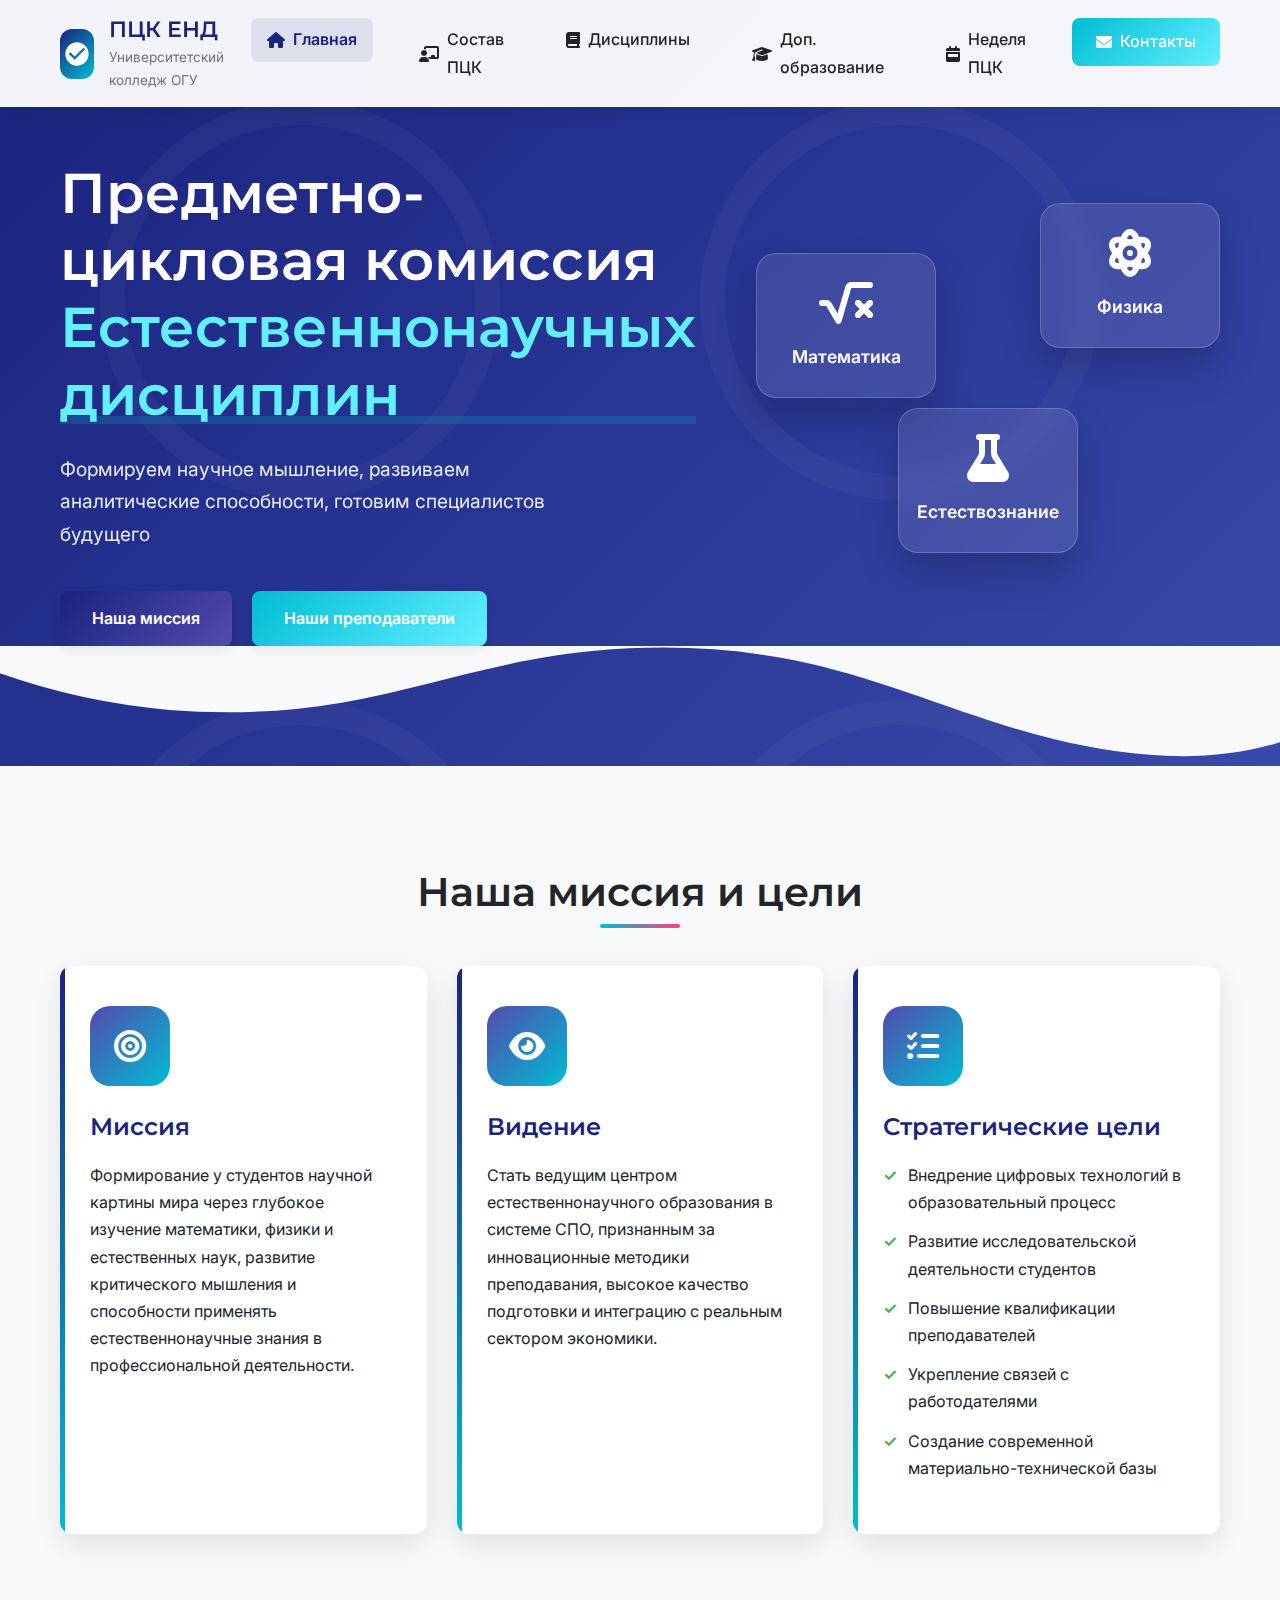
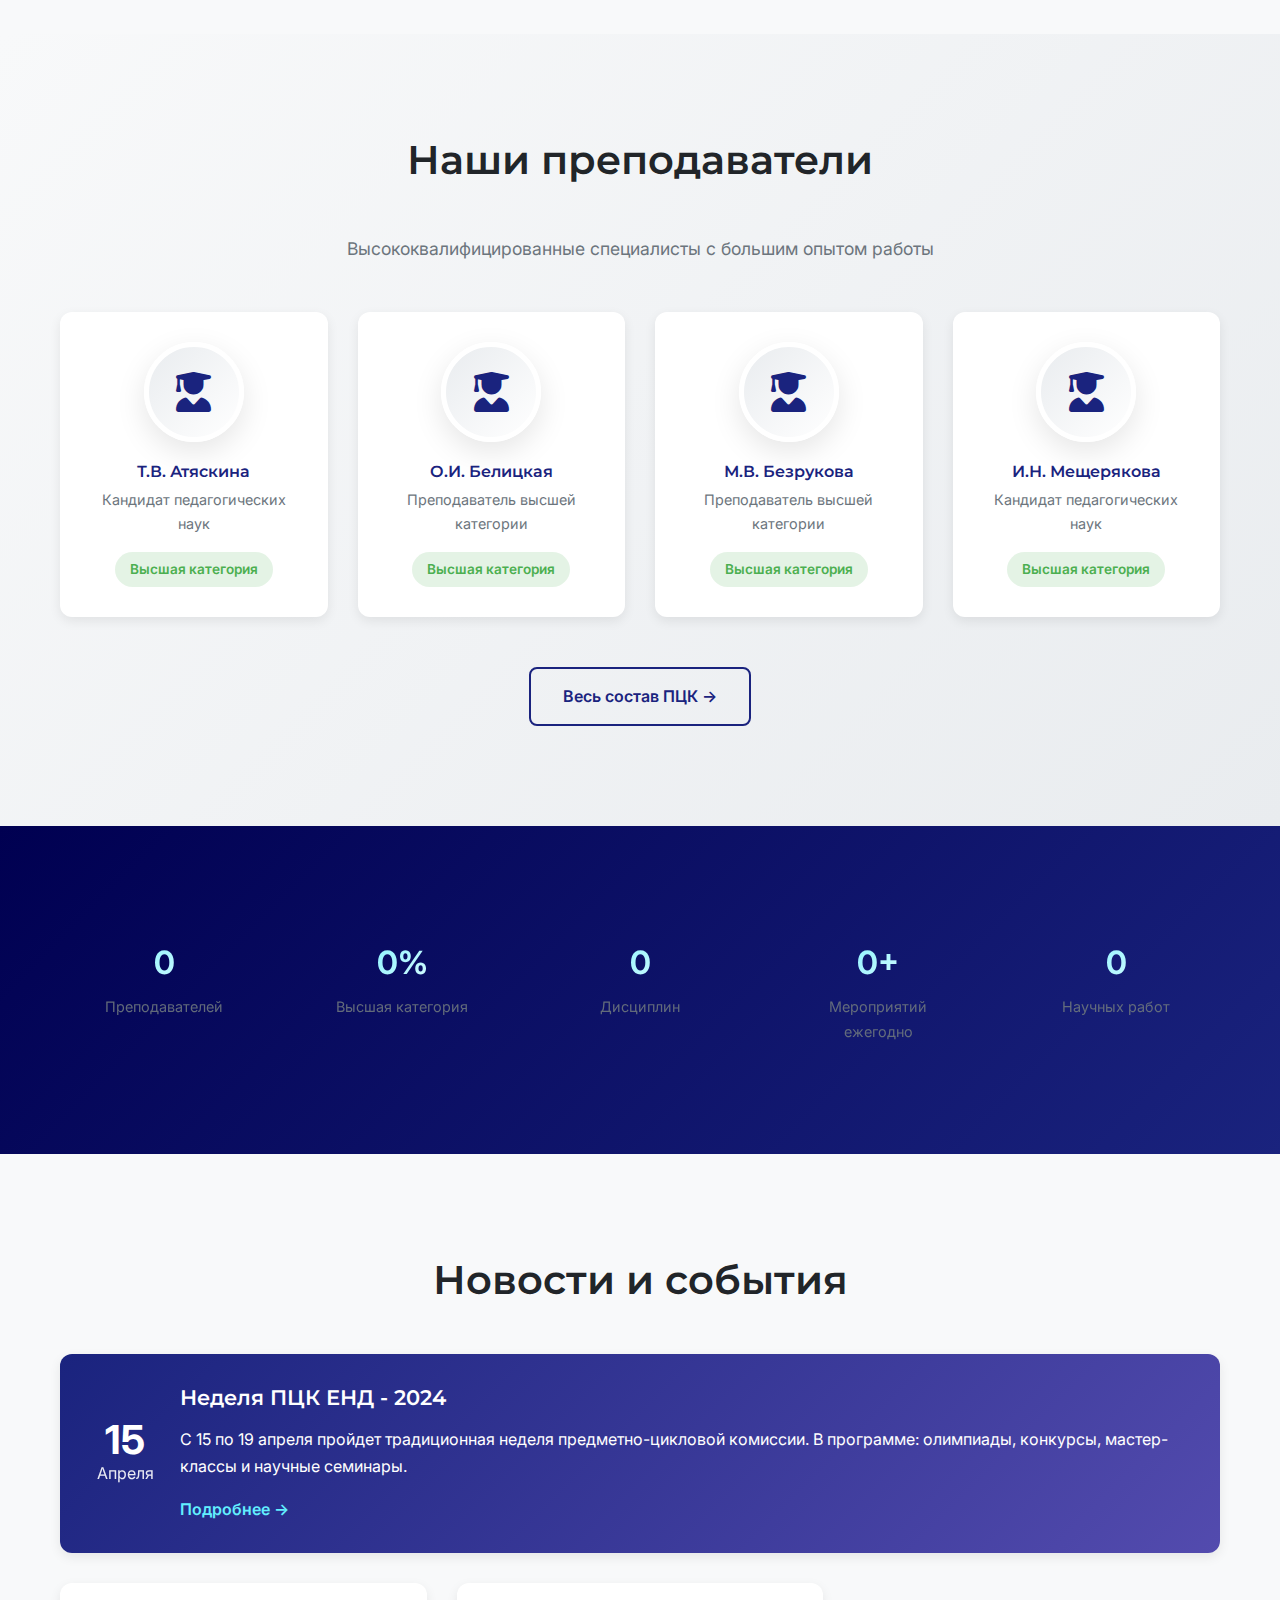
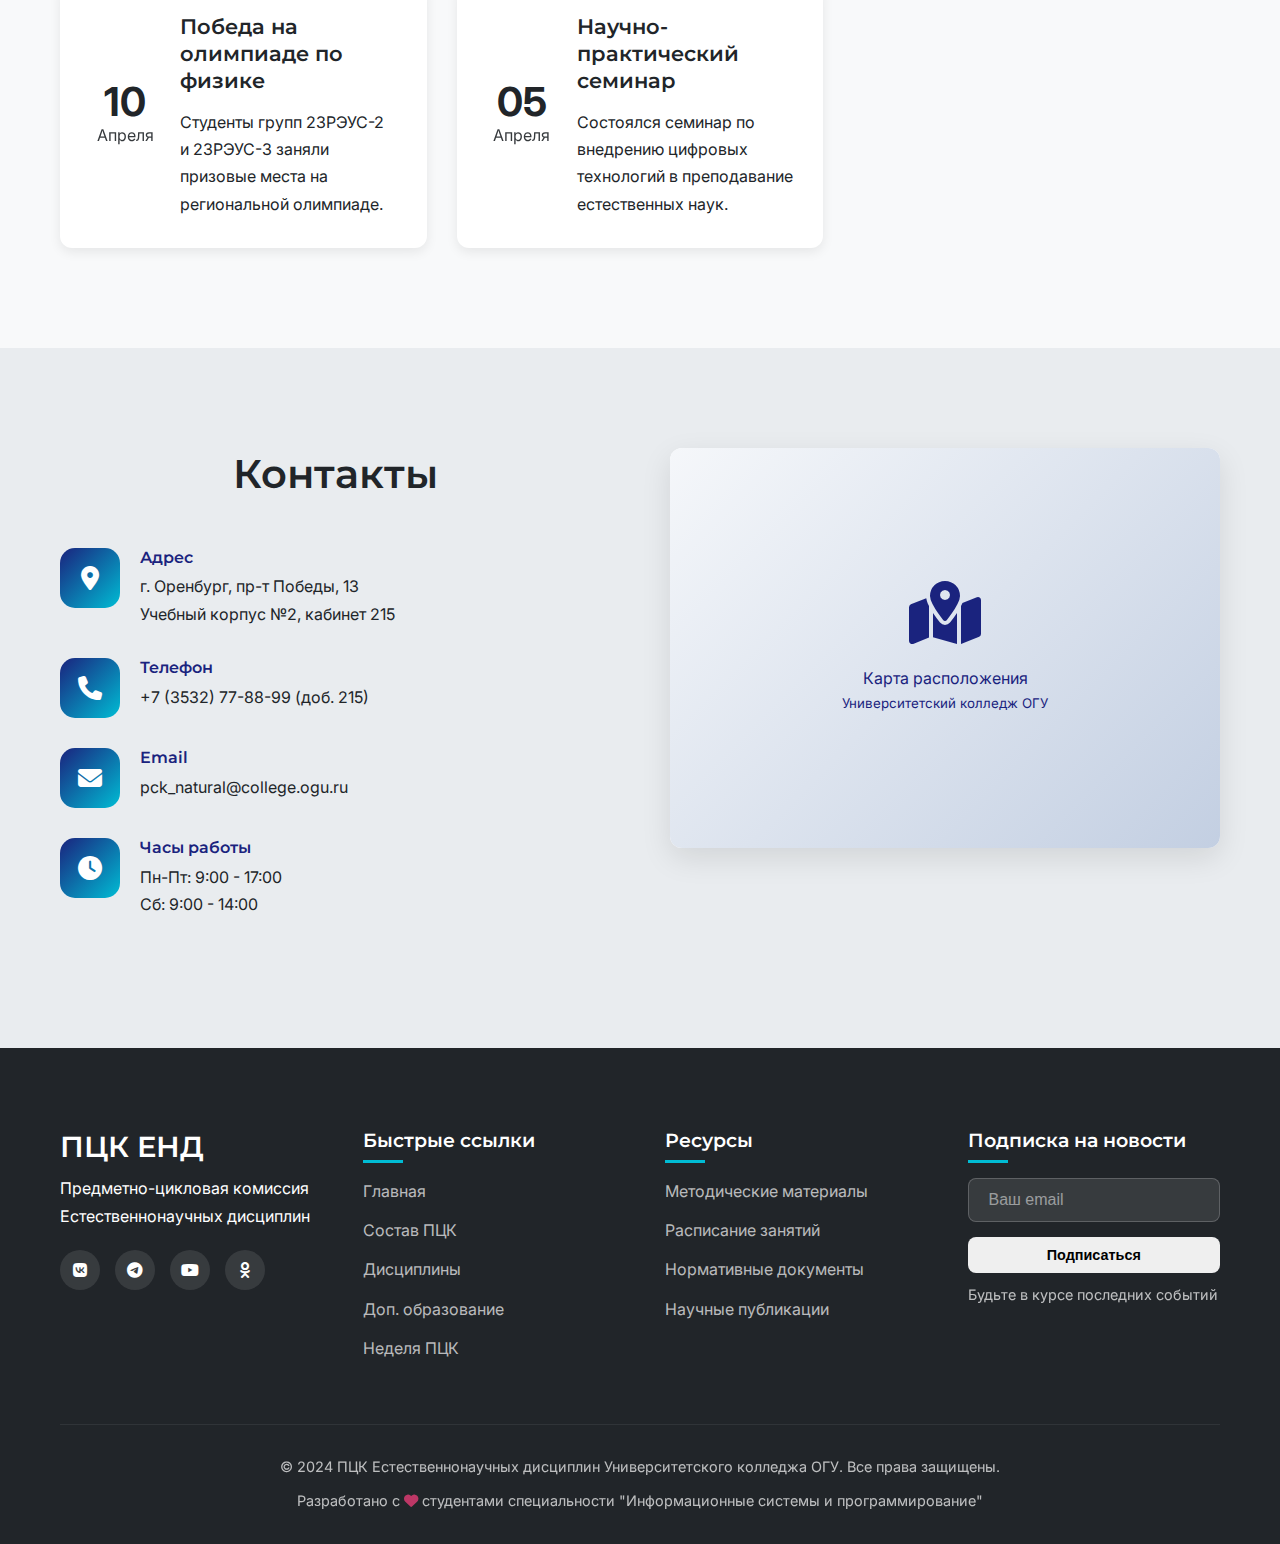
<file: index.html>
<!DOCTYPE html>
<html lang="ru">
<head>
    <meta charset="UTF-8">
    <meta name="viewport" content="width=device-width, initial-scale=1.0">
    <title>ПЦК Естественнонаучных дисциплин | Университетский колледж ОГУ</title>
    <link rel="stylesheet" href="css/style.css">
    <link rel="stylesheet" href="css/responsive.css">
    <link rel="preconnect" href="https://fonts.googleapis.com">
    <link rel="preconnect" href="https://fonts.gstatic.com" crossorigin>
    <link href="https://fonts.googleapis.com/css2?family=Inter:wght@300;400;500;600;700&family=Montserrat:wght@400;500;600;700&display=swap" rel="stylesheet">
    <link rel="stylesheet" href="https://cdnjs.cloudflare.com/ajax/libs/font-awesome/6.4.0/css/all.min.css">
    <link rel="stylesheet" href="https://cdn.jsdelivr.net/npm/swiper@9/swiper-bundle.min.css">
</head>
<body>
    <!-- Шапка -->
    <header class="header">
        <div class="container">
            <div class="header-wrapper">
                <a href="index.html" class="logo">
                    <div class="logo-icon">
                        <svg xmlns="http://www.w3.org/2000/svg" viewBox="0 0 24 24" fill="currentColor">
                            <path d="M12 2C6.48 2 2 6.48 2 12s4.48 10 10 10 10-4.48 10-10S17.52 2 12 2zm-2 15l-5-5 1.41-1.41L10 14.17l7.59-7.59L19 8l-9 9z"/>
                        </svg>
                    </div>
                    <div class="logo-text">
                        <h1>ПЦК ЕНД</h1>
                        <p>Университетский колледж ОГУ</p>
                    </div>
                </a>
                
                <nav class="nav">
                    <ul class="nav-list">
                        <li><a href="index.html" class="active"><i class="fas fa-home"></i> Главная</a></li>
                        <li><a href="staff.html"><i class="fas fa-chalkboard-teacher"></i> Состав ПЦК</a></li>
                        <li><a href="disciplines.html"><i class="fas fa-book"></i> Дисциплины</a></li>
                        <li><a href="additional-edu.html"><i class="fas fa-graduation-cap"></i> Доп. образование</a></li>
                        <li><a href="week.html"><i class="fas fa-calendar-week"></i> Неделя ПЦК</a></li>
                        <li><a href="#contact" class="contact-btn"><i class="fas fa-envelope"></i> Контакты</a></li>
                    </ul>
                </nav>
                
                <button class="mobile-menu-btn">
                    <span></span>
                    <span></span>
                    <span></span>
                </button>
            </div>
        </div>
    </header>

    <!-- Герой секция -->
    <section class="hero">
        <div class="container">
            <div class="hero-content">
                <div class="hero-text">
                    <h2 class="hero-title">Предметно-цикловая комиссия<br><span class="highlight">Естественнонаучных дисциплин</span></h2>
                    <p class="hero-subtitle">Формируем научное мышление, развиваем аналитические способности, готовим специалистов будущего</p>
                    <div class="hero-btns">
                        <a href="#mission" class="btn btn-primary">Наша миссия</a>
                        <a href="staff.html" class="btn btn-secondary">Наши преподаватели</a>
                    </div>
                </div>
                <div class="hero-visual">
                    <div class="floating-elements">
                        <div class="element math">
                            <i class="fas fa-square-root-alt"></i>
                            <span>Математика</span>
                        </div>
                        <div class="element physics">
                            <i class="fas fa-atom"></i>
                            <span>Физика</span>
                        </div>
                        <div class="element science">
                            <i class="fas fa-flask"></i>
                            <span>Естествознание</span>
                        </div>
                    </div>
                </div>
            </div>
        </div>
        <div class="wave-divider">
            <svg viewBox="0 0 1200 120" preserveAspectRatio="none">
                <path d="M321.39,56.44c58-10.79,114.16-30.13,172-41.86,82.39-16.72,168.19-17.73,250.45-.39C823.78,31,906.67,72,985.66,92.83c70.05,18.48,146.53,26.09,214.34,3V0H0V27.35A600.21,600.21,0,0,0,321.39,56.44Z"></path>
            </svg>
        </div>
    </section>

    <!-- Миссия и цели -->
    <section id="mission" class="mission-section">
        <div class="container">
            <h2 class="section-title"><span>Наша миссия и цели</span></h2>
            
            <div class="mission-cards">
                <div class="mission-card">
                    <div class="mission-icon">
                        <i class="fas fa-bullseye"></i>
                    </div>
                    <h3>Миссия</h3>
                    <p>Формирование у студентов научной картины мира через глубокое изучение математики, физики и естественных наук, развитие критического мышления и способности применять естественнонаучные знания в профессиональной деятельности.</p>
                </div>
                
                <div class="mission-card">
                    <div class="mission-icon">
                        <i class="fas fa-eye"></i>
                    </div>
                    <h3>Видение</h3>
                    <p>Стать ведущим центром естественнонаучного образования в системе СПО, признанным за инновационные методики преподавания, высокое качество подготовки и интеграцию с реальным сектором экономики.</p>
                </div>
                
                <div class="mission-card">
                    <div class="mission-icon">
                        <i class="fas fa-tasks"></i>
                    </div>
                    <h3>Стратегические цели</h3>
                    <ul>
                        <li>Внедрение цифровых технологий в образовательный процесс</li>
                        <li>Развитие исследовательской деятельности студентов</li>
                        <li>Повышение квалификации преподавателей</li>
                        <li>Укрепление связей с работодателями</li>
                        <li>Создание современной материально-технической базы</li>
                    </ul>
                </div>
            </div>
        </div>
    </section>

    <!-- Преподаватели (превью) -->
    <section class="teachers-preview">
        <div class="container">
            <h2 class="section-title">Наши преподаватели</h2>
            <p class="section-subtitle">Высококвалифицированные специалисты с большим опытом работы</p>
            
            <div class="teachers-slider">
                <div class="teacher-card">
                    <div class="teacher-avatar">
                        <i class="fas fa-user-graduate"></i>
                    </div>
                    <h4>Т.В. Атяскина</h4>
                    <p class="teacher-degree">Кандидат педагогических наук</p>
                    <div class="teacher-category">
                        <span class="badge badge-high">Высшая категория</span>
                    </div>
                </div>
                
                <div class="teacher-card">
                    <div class="teacher-avatar">
                        <i class="fas fa-user-graduate"></i>
                    </div>
                    <h4>О.И. Белицкая</h4>
                    <p class="teacher-degree">Преподаватель высшей категории</p>
                    <div class="teacher-category">
                        <span class="badge badge-high">Высшая категория</span>
                    </div>
                </div>
                
                <div class="teacher-card">
                    <div class="teacher-avatar">
                        <i class="fas fa-user-graduate"></i>
                    </div>
                    <h4>М.В. Безрукова</h4>
                    <p class="teacher-degree">Преподаватель высшей категории</p>
                    <div class="teacher-category">
                        <span class="badge badge-high">Высшая категория</span>
                    </div>
                </div>
                
                <div class="teacher-card">
                    <div class="teacher-avatar">
                        <i class="fas fa-user-graduate"></i>
                    </div>
                    <h4>И.Н. Мещерякова</h4>
                    <p class="teacher-degree">Кандидат педагогических наук</p>
                    <div class="teacher-category">
                        <span class="badge badge-high">Высшая категория</span>
                    </div>
                </div>
            </div>
            
            <div class="text-center">
                <a href="staff.html" class="btn btn-outline">Весь состав ПЦК →</a>
            </div>
        </div>
    </section>

    <!-- Статистика -->
    <section class="stats-section">
        <div class="container">
            <div class="stats-grid">
                <div class="stat-item">
                    <div class="stat-number" data-count="19">0</div>
                    <div class="stat-label">Преподавателей</div>
                </div>
                <div class="stat-item">
                    <div class="stat-number" data-count="85">0%</div>
                    <div class="stat-label">Высшая категория</div>
                </div>
                <div class="stat-item">
                    <div class="stat-number" data-count="12">0</div>
                    <div class="stat-label">Дисциплин</div>
                </div>
                <div class="stat-item">
                    <div class="stat-number" data-count="25">0+</div>
                    <div class="stat-label">Мероприятий ежегодно</div>
                </div>
                <div class="stat-item">
                    <div class="stat-number" data-count="15">0</div>
                    <div class="stat-label">Научных работ</div>
                </div>
            </div>
        </div>
    </section>

    <!-- Новости и события -->
    <section class="news-section">
        <div class="container">
            <h2 class="section-title">Новости и события</h2>
            
            <div class="news-grid">
                <article class="news-card featured">
                    <div class="news-date">
                        <span class="day">15</span>
                        <span class="month">Апреля</span>
                    </div>
                    <div class="news-content">
                        <h3>Неделя ПЦК ЕНД - 2024</h3>
                        <p>С 15 по 19 апреля пройдет традиционная неделя предметно-цикловой комиссии. В программе: олимпиады, конкурсы, мастер-классы и научные семинары.</p>
                        <a href="week.html" class="news-link">Подробнее →</a>
                    </div>
                </article>
                
                <article class="news-card">
                    <div class="news-date">
                        <span class="day">10</span>
                        <span class="month">Апреля</span>
                    </div>
                    <div class="news-content">
                        <h3>Победа на олимпиаде по физике</h3>
                        <p>Студенты групп 23РЭУС-2 и 23РЭУС-3 заняли призовые места на региональной олимпиаде.</p>
                    </div>
                </article>
                
                <article class="news-card">
                    <div class="news-date">
                        <span class="day">05</span>
                        <span class="month">Апреля</span>
                    </div>
                    <div class="news-content">
                        <h3>Научно-практический семинар</h3>
                        <p>Состоялся семинар по внедрению цифровых технологий в преподавание естественных наук.</p>
                    </div>
                </article>
            </div>
        </div>
    </section>

    <!-- Контакты -->
    <section id="contact" class="contact-section">
        <div class="container">
            <div class="contact-wrapper">
                <div class="contact-info">
                    <h2 class="section-title">Контакты</h2>
                    
                    <div class="contact-item">
                        <div class="contact-icon">
                            <i class="fas fa-map-marker-alt"></i>
                        </div>
                        <div class="contact-details">
                            <h4>Адрес</h4>
                            <p>г. Оренбург, пр-т Победы, 13<br>Учебный корпус №2, кабинет 215</p>
                        </div>
                    </div>
                    
                    <div class="contact-item">
                        <div class="contact-icon">
                            <i class="fas fa-phone"></i>
                        </div>
                        <div class="contact-details">
                            <h4>Телефон</h4>
                            <p>+7 (3532) 77-88-99 (доб. 215)</p>
                        </div>
                    </div>
                    
                    <div class="contact-item">
                        <div class="contact-icon">
                            <i class="fas fa-envelope"></i>
                        </div>
                        <div class="contact-details">
                            <h4>Email</h4>
                            <p>pck_natural@college.ogu.ru</p>
                        </div>
                    </div>
                    
                    <div class="contact-item">
                        <div class="contact-icon">
                            <i class="fas fa-clock"></i>
                        </div>
                        <div class="contact-details">
                            <h4>Часы работы</h4>
                            <p>Пн-Пт: 9:00 - 17:00<br>Сб: 9:00 - 14:00</p>
                        </div>
                    </div>
                </div>
                
                <div class="contact-map">
                    <div class="map-placeholder">
                        <i class="fas fa-map-marked-alt"></i>
                        <p>Карта расположения</p>
                        <small>Университетский колледж ОГУ</small>
                    </div>
                </div>
            </div>
        </div>
    </section>

    <!-- Футер -->
    <footer class="footer">
        <div class="container">
            <div class="footer-grid">
                <div class="footer-col">
                    <div class="footer-logo">
                        <h3>ПЦК ЕНД</h3>
                        <p>Предметно-цикловая комиссия<br>Естественнонаучных дисциплин</p>
                    </div>
                    <div class="social-links">
                        <a href="#"><i class="fab fa-vk"></i></a>
                        <a href="#"><i class="fab fa-telegram"></i></a>
                        <a href="#"><i class="fab fa-youtube"></i></a>
                        <a href="#"><i class="fab fa-odnoklassniki"></i></a>
                    </div>
                </div>
                
                <div class="footer-col">
                    <h4>Быстрые ссылки</h4>
                    <ul class="footer-links">
                        <li><a href="index.html">Главная</a></li>
                        <li><a href="staff.html">Состав ПЦК</a></li>
                        <li><a href="disciplines.html">Дисциплины</a></li>
                        <li><a href="additional-edu.html">Доп. образование</a></li>
                        <li><a href="week.html">Неделя ПЦК</a></li>
                    </ul>
                </div>
                
                <div class="footer-col">
                    <h4>Ресурсы</h4>
                    <ul class="footer-links">
                        <li><a href="#">Методические материалы</a></li>
                        <li><a href="#">Расписание занятий</a></li>
                        <li><a href="#">Нормативные документы</a></li>
                        <li><a href="#">Научные публикации</a></li>
                    </ul>
                </div>
                
                <div class="footer-col">
                    <h4>Подписка на новости</h4>
                    <form class="subscribe-form">
                        <input type="email" placeholder="Ваш email" required>
                        <button type="submit" class="btn btn-small">Подписаться</button>
                    </form>
                    <p class="subscription-note">Будьте в курсе последних событий</p>
                </div>
            </div>
            
            <div class="footer-bottom">
                <p>&copy; 2024 ПЦК Естественнонаучных дисциплин Университетского колледжа ОГУ. Все права защищены.</p>
                <p class="developer">Разработано с <i class="fas fa-heart"></i> студентами специальности "Информационные системы и программирование"</p>
            </div>
        </div>
    </footer>

    <script src="https://cdn.jsdelivr.net/npm/swiper@9/swiper-bundle.min.js"></script>
    <script src="js/script.js"></script>
</body>
</html>
</file>
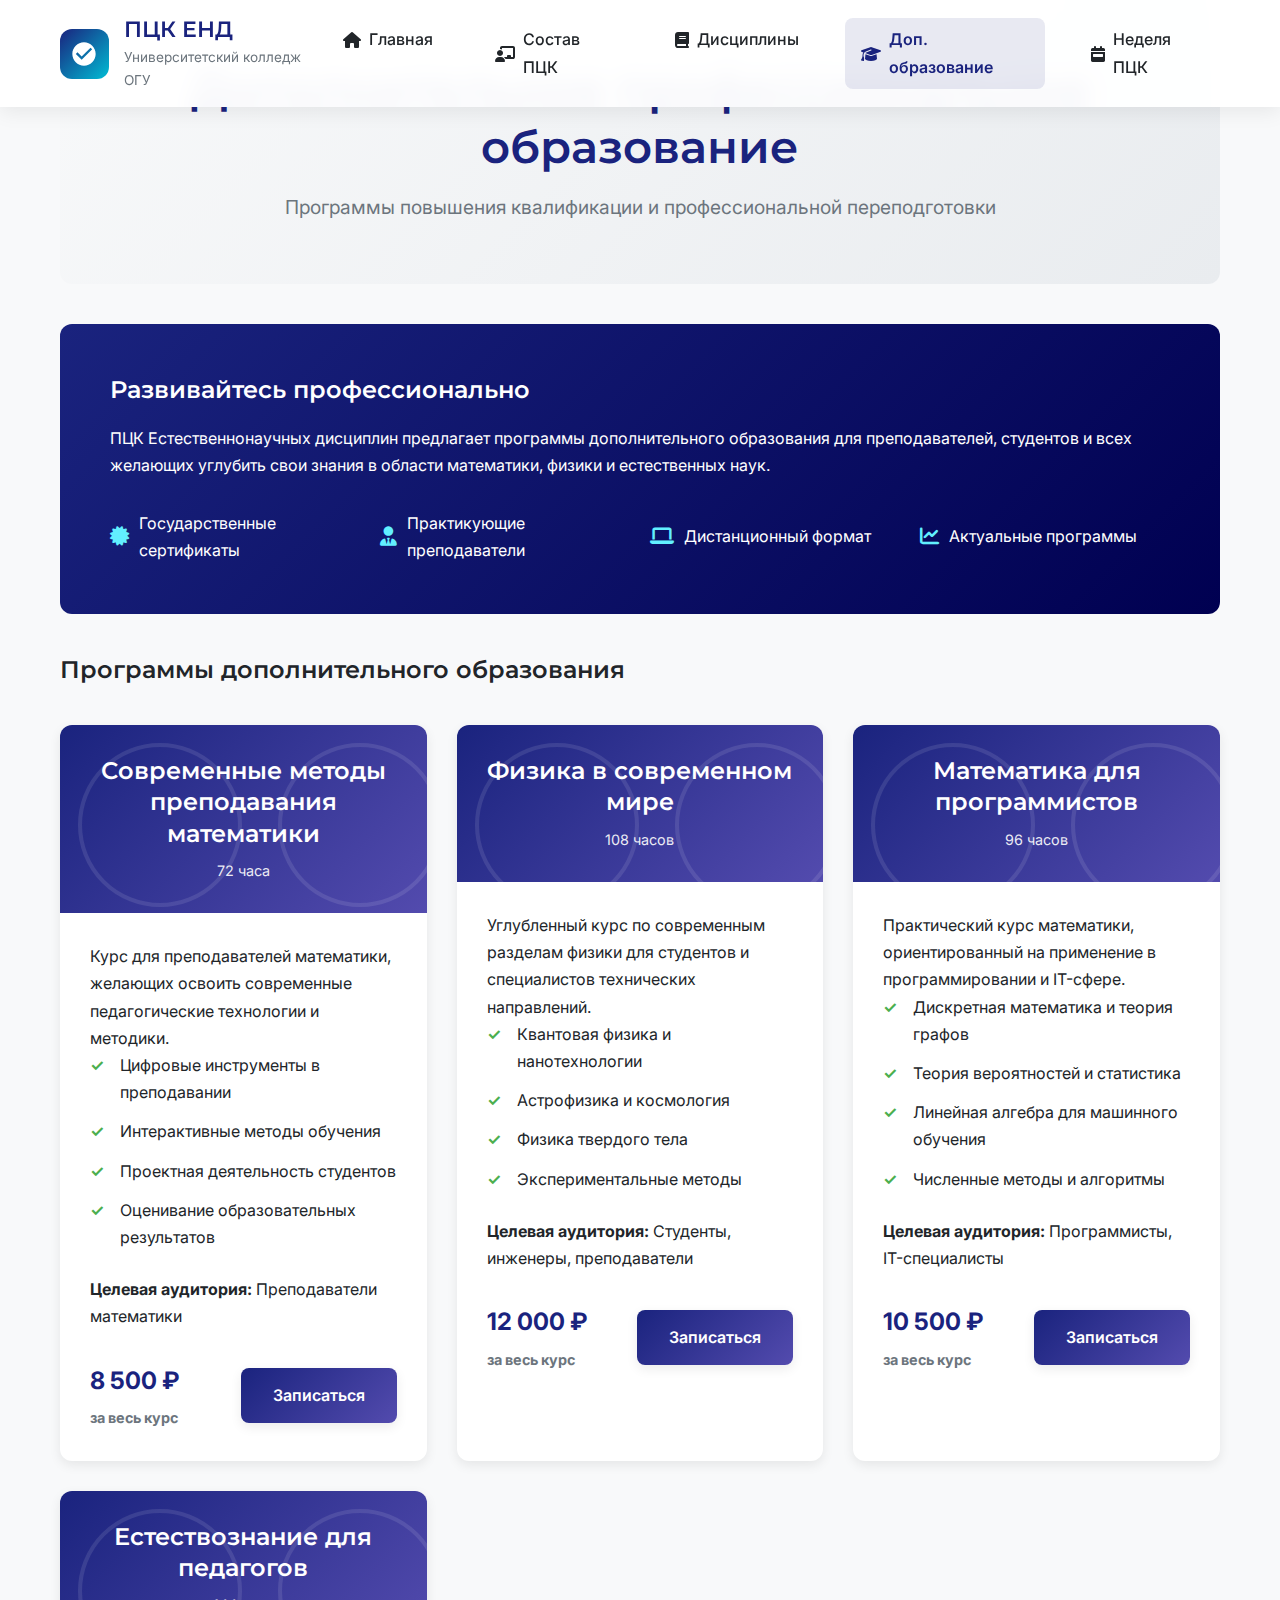
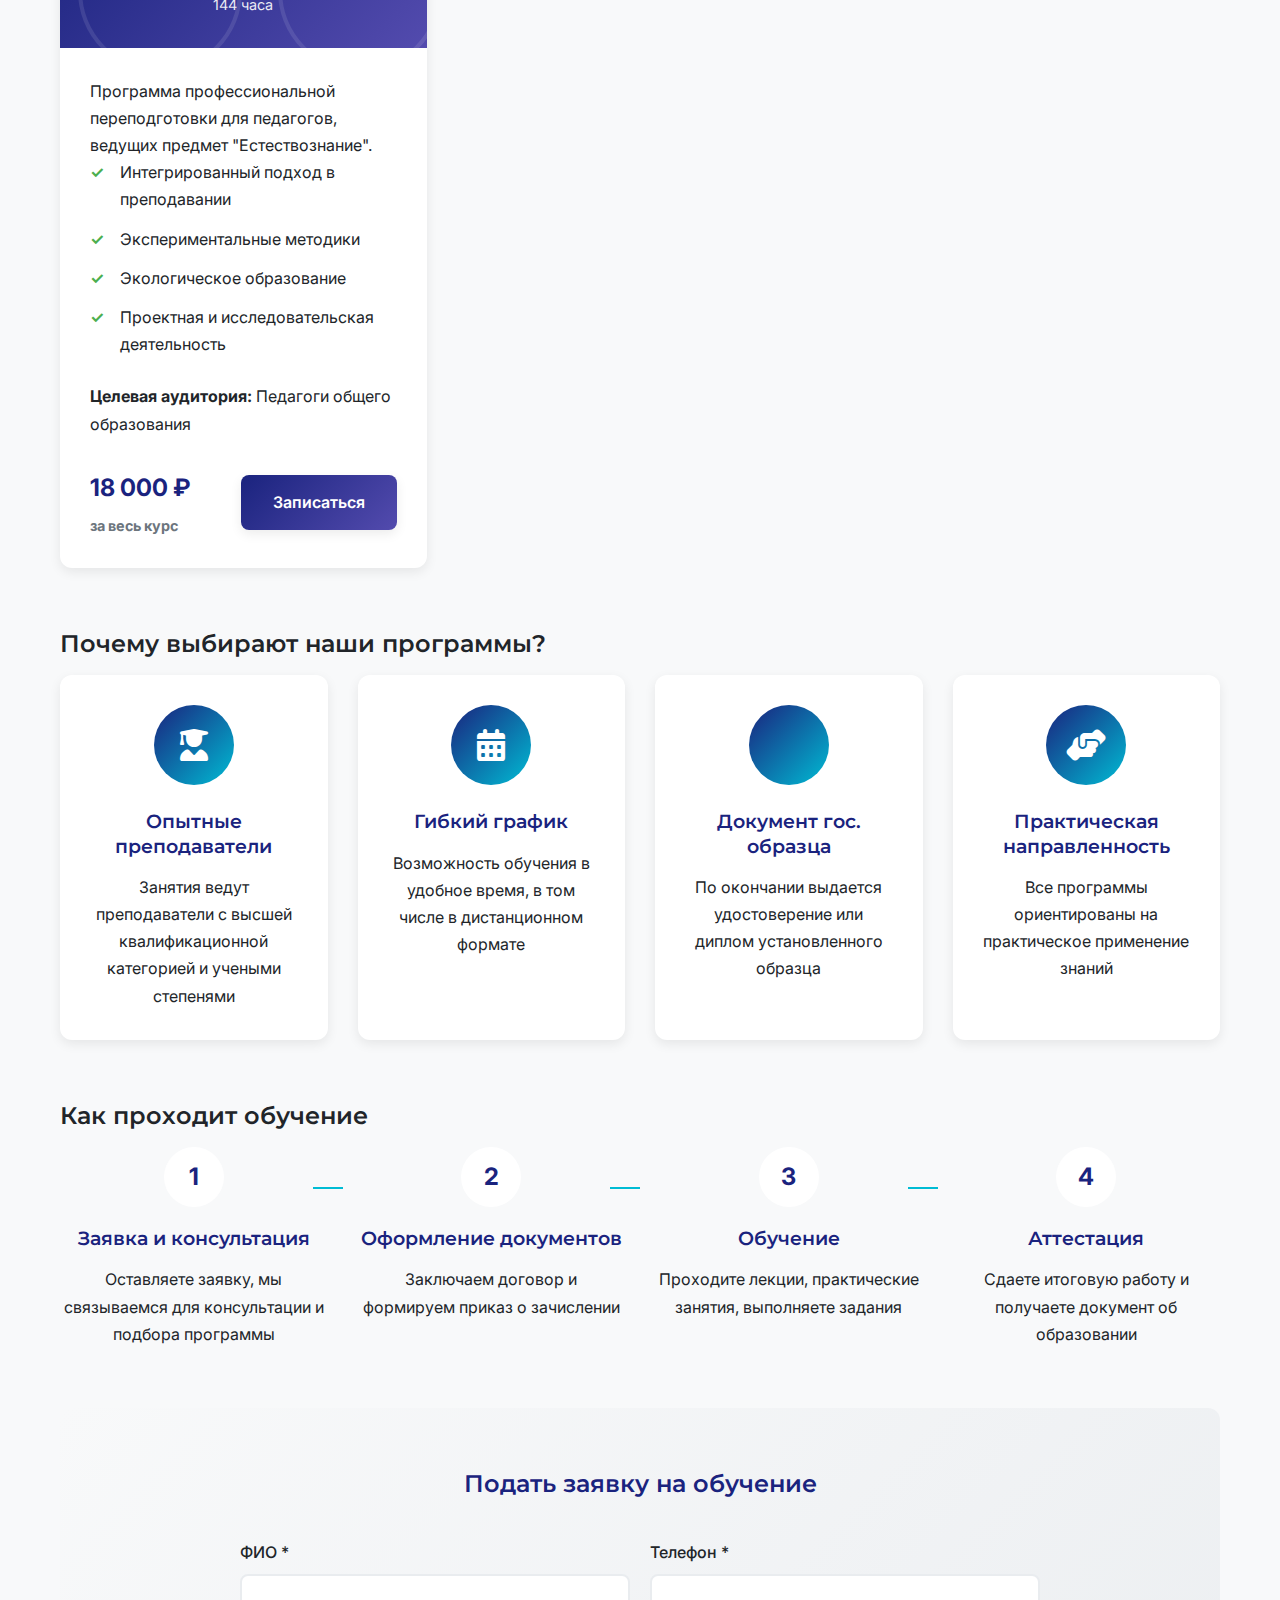
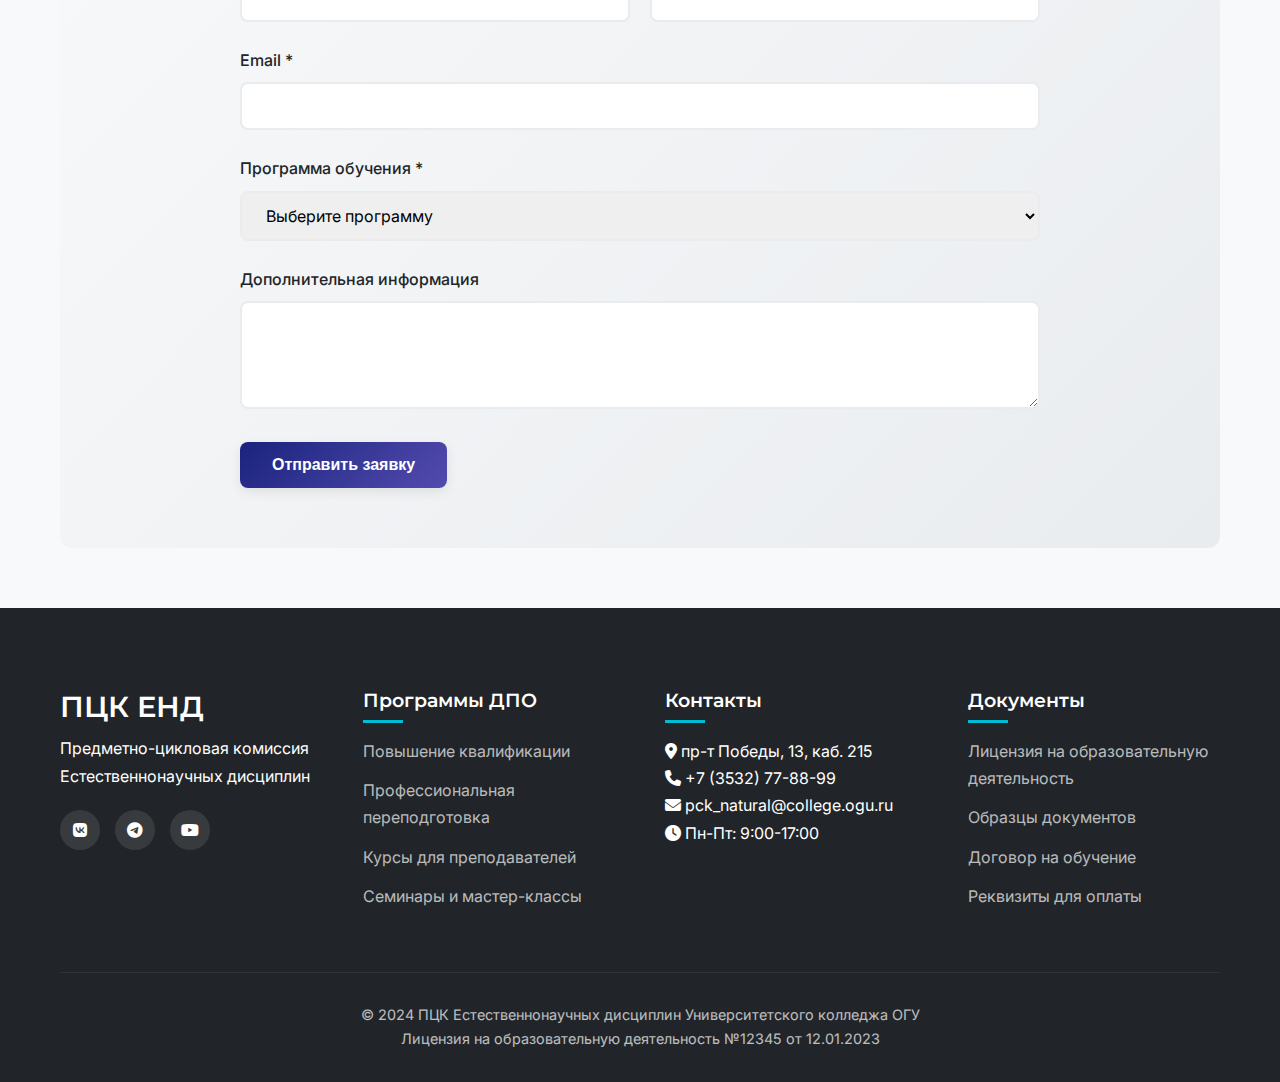
<file: additional-edu.html>
<!DOCTYPE html>
<html lang="ru">
<head>
    <meta charset="UTF-8">
    <meta name="viewport" content="width=device-width, initial-scale=1.0">
    <title>Дополнительное образование | ПЦК Естественнонаучных дисциплин</title>
    <link rel="stylesheet" href="css/style.css">
    <link rel="stylesheet" href="css/table.css">
    <link rel="stylesheet" href="css/responsive.css">
    <link rel="preconnect" href="https://fonts.googleapis.com">
    <link rel="preconnect" href="https://fonts.gstatic.com" crossorigin>
    <link href="https://fonts.googleapis.com/css2?family=Inter:wght@300;400;500;600;700&family=Montserrat:wght@400;500;600;700&display=swap" rel="stylesheet">
    <link rel="stylesheet" href="https://cdnjs.cloudflare.com/ajax/libs/font-awesome/6.4.0/css/all.min.css">
</head>
<body>
    <!-- Шапка -->
    <header class="header">
        <div class="container">
            <div class="header-wrapper">
                <a href="index.html" class="logo">
                    <div class="logo-icon">
                        <svg xmlns="http://www.w3.org/2000/svg" viewBox="0 0 24 24" fill="currentColor">
                            <path d="M12 2C6.48 2 2 6.48 2 12s4.48 10 10 10 10-4.48 10-10S17.52 2 12 2zm-2 15l-5-5 1.41-1.41L10 14.17l7.59-7.59L19 8l-9 9z"/>
                        </svg>
                    </div>
                    <div class="logo-text">
                        <h1>ПЦК ЕНД</h1>
                        <p>Университетский колледж ОГУ</p>
                    </div>
                </a>
                
                <nav class="nav">
                    <ul class="nav-list">
                        <li><a href="index.html"><i class="fas fa-home"></i> Главная</a></li>
                        <li><a href="staff.html"><i class="fas fa-chalkboard-teacher"></i> Состав ПЦК</a></li>
                        <li><a href="disciplines.html"><i class="fas fa-book"></i> Дисциплины</a></li>
                        <li><a href="additional-edu.html" class="active"><i class="fas fa-graduation-cap"></i> Доп. образование</a></li>
                        <li><a href="week.html"><i class="fas fa-calendar-week"></i> Неделя ПЦК</a></li>
                    </ul>
                </nav>
                
                <button class="mobile-menu-btn">
                    <span></span>
                    <span></span>
                    <span></span>
                </button>
            </div>
        </div>
    </header>

    <main class="main-content">
        <div class="container">
            <!-- Заголовок страницы -->
            <div class="page-header">
                <h1 class="page-title">Дополнительное профессиональное образование</h1>
                <p class="page-subtitle">Программы повышения квалификации и профессиональной переподготовки</p>
            </div>
            
            <!-- Введение -->
            <div class="intro-section">
                <div class="intro-content">
                    <h2>Развивайтесь профессионально</h2>
                    <p>ПЦК Естественнонаучных дисциплин предлагает программы дополнительного образования для преподавателей, студентов и всех желающих углубить свои знания в области математики, физики и естественных наук.</p>
                    <div class="intro-features">
                        <div class="feature">
                            <i class="fas fa-certificate"></i>
                            <span>Государственные сертификаты</span>
                        </div>
                        <div class="feature">
                            <i class="fas fa-user-tie"></i>
                            <span>Практикующие преподаватели</span>
                        </div>
                        <div class="feature">
                            <i class="fas fa-laptop"></i>
                            <span>Дистанционный формат</span>
                        </div>
                        <div class="feature">
                            <i class="fas fa-chart-line"></i>
                            <span>Актуальные программы</span>
                        </div>
                    </div>
                </div>
            </div>
            
            <!-- Программы -->
            <div class="programs-section">
                <h2>Программы дополнительного образования</h2>
                
                <div class="programs-container">
                    <!-- Программа 1 -->
                    <div class="program-card">
                        <div class="program-header">
                            <h3>Современные методы преподавания математики</h3>
                            <div class="program-duration">72 часа</div>
                        </div>
                        <div class="program-body">
                            <p>Курс для преподавателей математики, желающих освоить современные педагогические технологии и методики.</p>
                            <ul class="program-features">
                                <li>Цифровые инструменты в преподавании</li>
                                <li>Интерактивные методы обучения</li>
                                <li>Проектная деятельность студентов</li>
                                <li>Оценивание образовательных результатов</li>
                            </ul>
                            <div class="program-audience">
                                <strong>Целевая аудитория:</strong> Преподаватели математики
                            </div>
                        </div>
                        <div class="program-footer">
                            <div class="program-price">
                                8 500 ₽
                                <div class="price-note">за весь курс</div>
                            </div>
                            <a href="#" class="btn btn-primary">Записаться</a>
                        </div>
                    </div>
                    
                    <!-- Программа 2 -->
                    <div class="program-card">
                        <div class="program-header">
                            <h3>Физика в современном мире</h3>
                            <div class="program-duration">108 часов</div>
                        </div>
                        <div class="program-body">
                            <p>Углубленный курс по современным разделам физики для студентов и специалистов технических направлений.</p>
                            <ul class="program-features">
                                <li>Квантовая физика и нанотехнологии</li>
                                <li>Астрофизика и космология</li>
                                <li>Физика твердого тела</li>
                                <li>Экспериментальные методы</li>
                            </ul>
                            <div class="program-audience">
                                <strong>Целевая аудитория:</strong> Студенты, инженеры, преподаватели
                            </div>
                        </div>
                        <div class="program-footer">
                            <div class="program-price">
                                12 000 ₽
                                <div class="price-note">за весь курс</div>
                            </div>
                            <a href="#" class="btn btn-primary">Записаться</a>
                        </div>
                    </div>
                    
                    <!-- Программа 3 -->
                    <div class="program-card">
                        <div class="program-header">
                            <h3>Математика для программистов</h3>
                            <div class="program-duration">96 часов</div>
                        </div>
                        <div class="program-body">
                            <p>Практический курс математики, ориентированный на применение в программировании и IT-сфере.</p>
                            <ul class="program-features">
                                <li>Дискретная математика и теория графов</li>
                                <li>Теория вероятностей и статистика</li>
                                <li>Линейная алгебра для машинного обучения</li>
                                <li>Численные методы и алгоритмы</li>
                            </ul>
                            <div class="program-audience">
                                <strong>Целевая аудитория:</strong> Программисты, IT-специалисты
                            </div>
                        </div>
                        <div class="program-footer">
                            <div class="program-price">
                                10 500 ₽
                                <div class="price-note">за весь курс</div>
                            </div>
                            <a href="#" class="btn btn-primary">Записаться</a>
                        </div>
                    </div>
                    
                    <!-- Программа 4 -->
                    <div class="program-card">
                        <div class="program-header">
                            <h3>Естествознание для педагогов</h3>
                            <div class="program-duration">144 часа</div>
                        </div>
                        <div class="program-body">
                            <p>Программа профессиональной переподготовки для педагогов, ведущих предмет "Естествознание".</p>
                            <ul class="program-features">
                                <li>Интегрированный подход в преподавании</li>
                                <li>Экспериментальные методики</li>
                                <li>Экологическое образование</li>
                                <li>Проектная и исследовательская деятельность</li>
                            </ul>
                            <div class="program-audience">
                                <strong>Целевая аудитория:</strong> Педагоги общего образования
                            </div>
                        </div>
                        <div class="program-footer">
                            <div class="program-price">
                                18 000 ₽
                                <div class="price-note">за весь курс</div>
                            </div>
                            <a href="#" class="btn btn-primary">Записаться</a>
                        </div>
                    </div>
                </div>
            </div>
            
            <!-- Преимущества -->
            <div class="advantages-section">
                <h2>Почему выбирают наши программы?</h2>
                
                <div class="advantages-grid">
                    <div class="advantage-card">
                        <div class="advantage-icon">
                            <i class="fas fa-user-graduate"></i>
                        </div>
                        <h3>Опытные преподаватели</h3>
                        <p>Занятия ведут преподаватели с высшей квалификационной категорией и учеными степенями</p>
                    </div>
                    
                    <div class="advantage-card">
                        <div class="advantage-icon">
                            <i class="fas fa-calendar-alt"></i>
                        </div>
                        <h3>Гибкий график</h3>
                        <p>Возможность обучения в удобное время, в том числе в дистанционном формате</p>
                    </div>
                    
                    <div class="advantage-card">
                        <div class="advantage-icon">
                            <i class="fas fa-file-certificate"></i>
                        </div>
                        <h3>Документ гос. образца</h3>
                        <p>По окончании выдается удостоверение или диплом установленного образца</p>
                    </div>
                    
                    <div class="advantage-card">
                        <div class="advantage-icon">
                            <i class="fas fa-hands-helping"></i>
                        </div>
                        <h3>Практическая направленность</h3>
                        <p>Все программы ориентированы на практическое применение знаний</p>
                    </div>
                </div>
            </div>
            
            <!-- Процесс обучения -->
            <div class="process-section">
                <h2>Как проходит обучение</h2>
                
                <div class="process-steps">
                    <div class="process-step">
                        <div class="step-number">1</div>
                        <h3>Заявка и консультация</h3>
                        <p>Оставляете заявку, мы связываемся для консультации и подбора программы</p>
                    </div>
                    
                    <div class="process-step">
                        <div class="step-number">2</div>
                        <h3>Оформление документов</h3>
                        <p>Заключаем договор и формируем приказ о зачислении</p>
                    </div>
                    
                    <div class="process-step">
                        <div class="step-number">3</div>
                        <h3>Обучение</h3>
                        <p>Проходите лекции, практические занятия, выполняете задания</p>
                    </div>
                    
                    <div class="process-step">
                        <div class="step-number">4</div>
                        <h3>Аттестация</h3>
                        <p>Сдаете итоговую работу и получаете документ об образовании</p>
                    </div>
                </div>
            </div>
            
            <!-- Форма заявки -->
            <div class="application-section">
                <div class="application-form">
                    <h2>Подать заявку на обучение</h2>
                    <form id="education-form">
                        <div class="form-row">
                            <div class="form-group">
                                <label for="name">ФИО *</label>
                                <input type="text" id="name" name="name" required>
                            </div>
                            <div class="form-group">
                                <label for="phone">Телефон *</label>
                                <input type="tel" id="phone" name="phone" required>
                            </div>
                        </div>
                        
                        <div class="form-group">
                            <label for="email">Email *</label>
                            <input type="email" id="email" name="email" required>
                        </div>
                        
                        <div class="form-group">
                            <label for="program">Программа обучения *</label>
                            <select id="program" name="program" required>
                                <option value="">Выберите программу</option>
                                <option value="math">Современные методы преподавания математики</option>
                                <option value="physics">Физика в современном мире</option>
                                <option value="programming">Математика для программистов</option>
                                <option value="science">Естествознание для педагогов</option>
                            </select>
                        </div>
                        
                        <div class="form-group">
                            <label for="message">Дополнительная информация</label>
                            <textarea id="message" name="message" rows="4"></textarea>
                        </div>
                        
                        <button type="submit" class="btn btn-primary">Отправить заявку</button>
                    </form>
                </div>
            </div>
        </div>
    </main>

    <!-- Футер -->
    <footer class="footer">
        <div class="container">
            <div class="footer-grid">
                <div class="footer-col">
                    <div class="footer-logo">
                        <h3>ПЦК ЕНД</h3>
                        <p>Предметно-цикловая комиссия<br>Естественнонаучных дисциплин</p>
                    </div>
                    <div class="social-links">
                        <a href="#"><i class="fab fa-vk"></i></a>
                        <a href="#"><i class="fab fa-telegram"></i></a>
                        <a href="#"><i class="fab fa-youtube"></i></a>
                    </div>
                </div>
                
                <div class="footer-col">
                    <h4>Программы ДПО</h4>
                    <ul class="footer-links">
                        <li><a href="#">Повышение квалификации</a></li>
                        <li><a href="#">Профессиональная переподготовка</a></li>
                        <li><a href="#">Курсы для преподавателей</a></li>
                        <li><a href="#">Семинары и мастер-классы</a></li>
                    </ul>
                </div>
                
                <div class="footer-col">
                    <h4>Контакты</h4>
                    <p><i class="fas fa-map-marker-alt"></i> пр-т Победы, 13, каб. 215</p>
                    <p><i class="fas fa-phone"></i> +7 (3532) 77-88-99</p>
                    <p><i class="fas fa-envelope"></i> pck_natural@college.ogu.ru</p>
                    <p><i class="fas fa-clock"></i> Пн-Пт: 9:00-17:00</p>
                </div>
                
                <div class="footer-col">
                    <h4>Документы</h4>
                    <ul class="footer-links">
                        <li><a href="#">Лицензия на образовательную деятельность</a></li>
                        <li><a href="#">Образцы документов</a></li>
                        <li><a href="#">Договор на обучение</a></li>
                        <li><a href="#">Реквизиты для оплаты</a></li>
                    </ul>
                </div>
            </div>
            
            <div class="footer-bottom">
                <p>&copy; 2024 ПЦК Естественнонаучных дисциплин Университетского колледжа ОГУ</p>
                <p>Лицензия на образовательную деятельность №12345 от 12.01.2023</p>
            </div>
        </div>
    </footer>

    <script src="js/script.js"></script>
    <script>
        // Обработка формы заявки
        document.getElementById('education-form').addEventListener('submit', function(e) {
            e.preventDefault();
            
            // В реальном проекте здесь была бы отправка на сервер
            const formData = new FormData(this);
            const name = formData.get('name');
            
            // Показываем сообщение об успехе
            this.innerHTML = `
                <div class="success-message" style="text-align: center; padding: 40px;">
                    <i class="fas fa-check-circle" style="color: #4caf50; font-size: 3rem; margin-bottom: 20px;"></i>
                    <h3 style="color: var(--primary); margin-bottom: 15px;">Заявка отправлена!</h3>
                    <p>Спасибо, ${name}! Ваша заявка на обучение принята.</p>
                    <p>Наши специалисты свяжутся с вами в течение 24 часов для уточнения деталей.</p>
                </div>
            `;
        });
    </script>
</body>
</html>
</file>
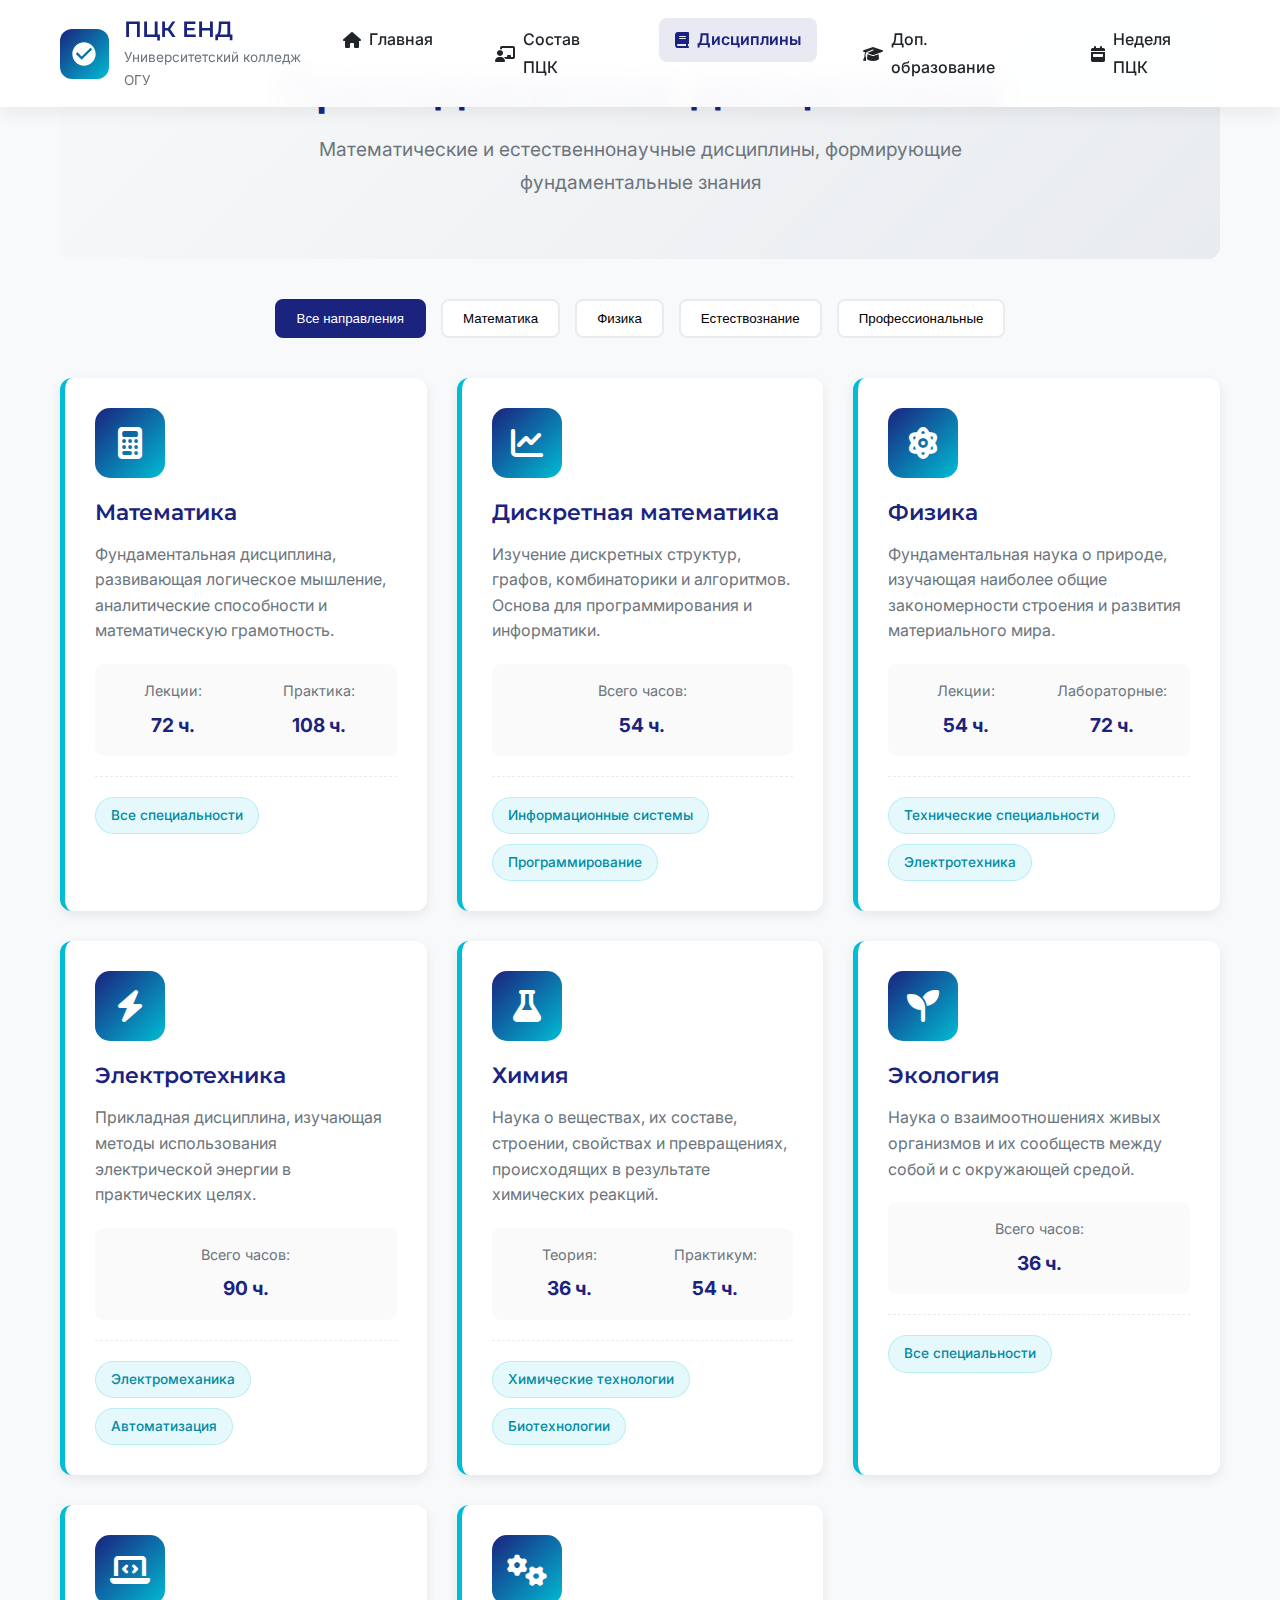
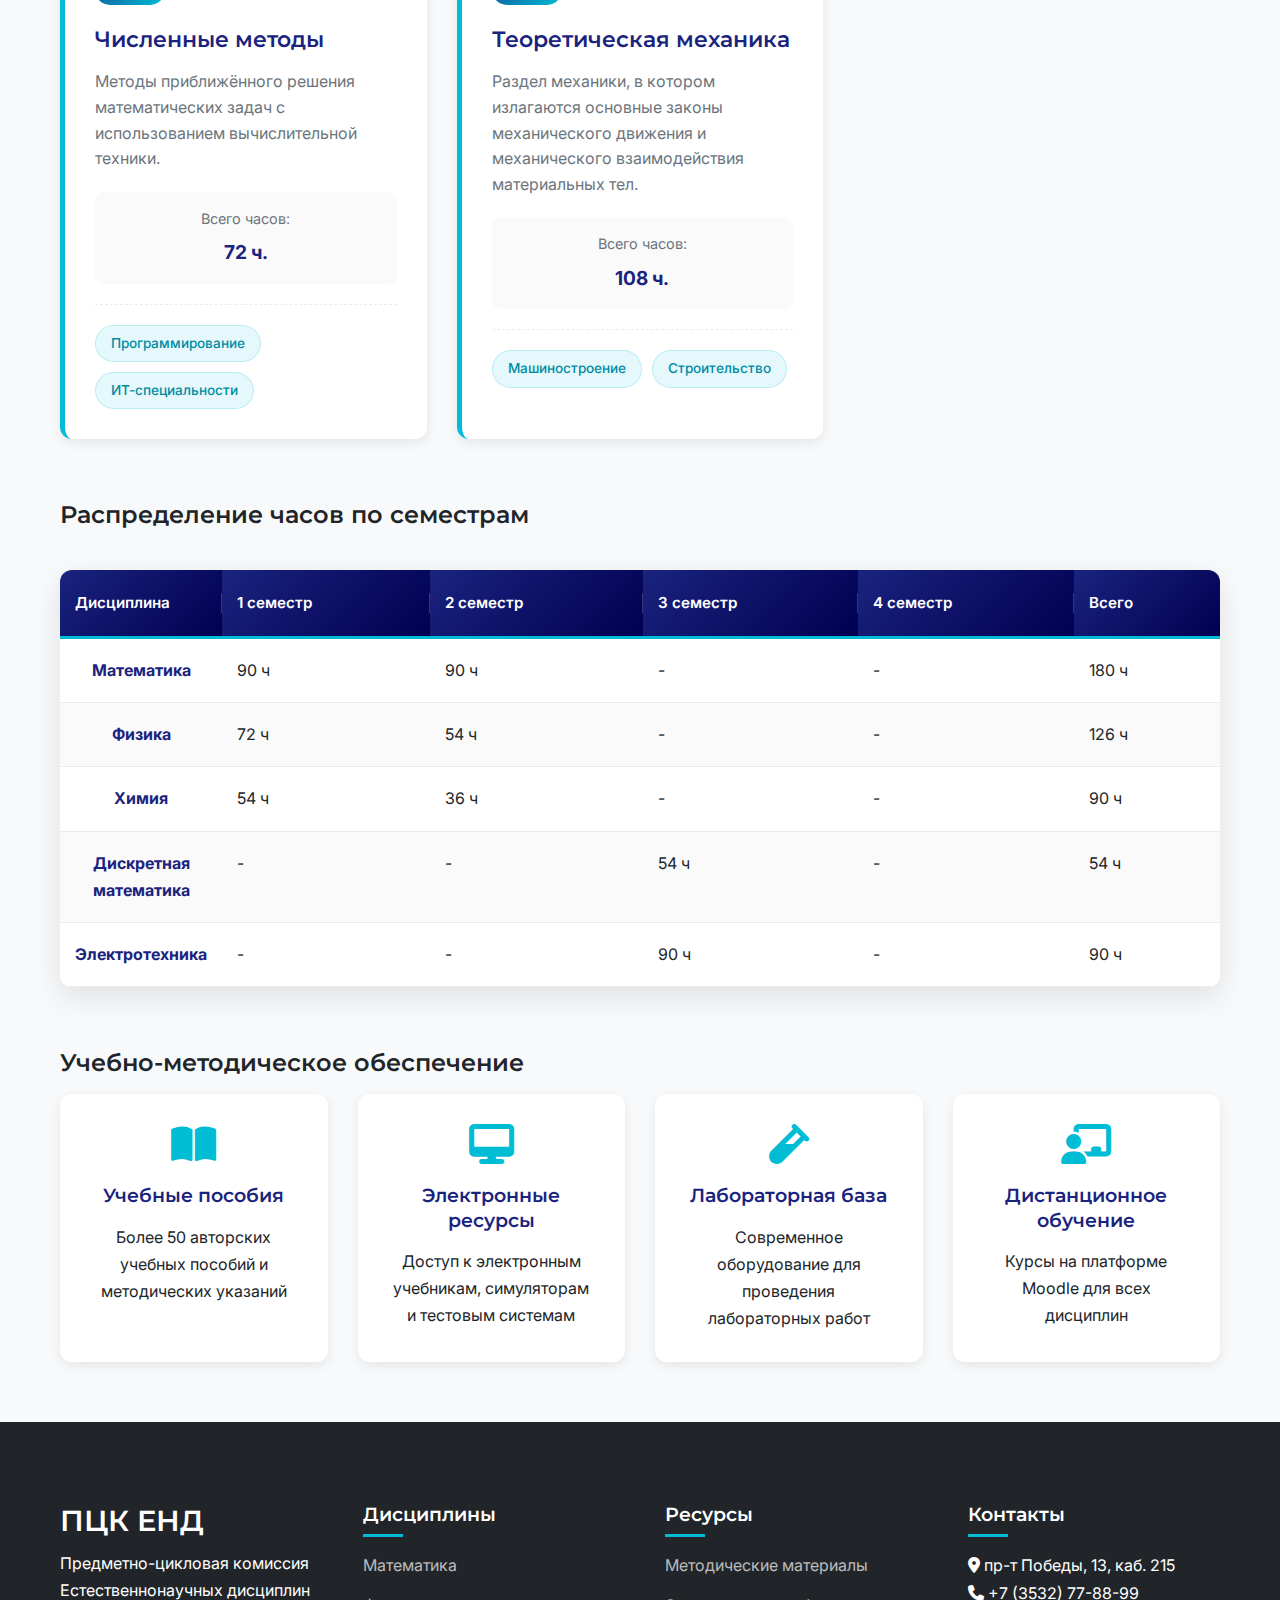
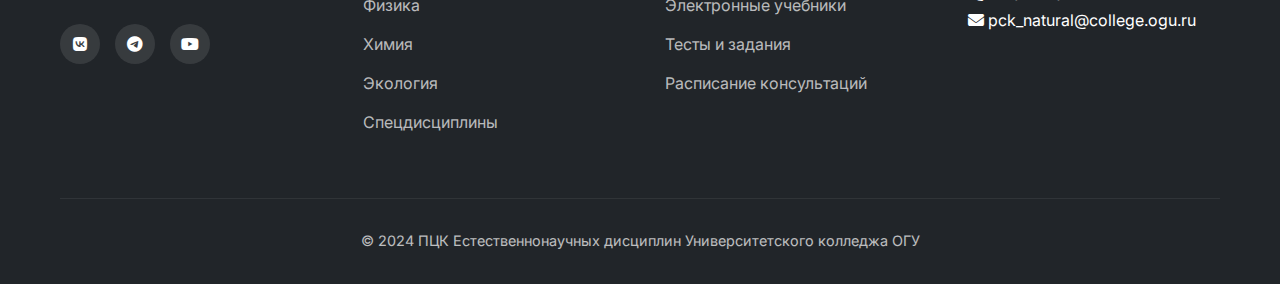
<file: disciplines.html>
<!DOCTYPE html>
<html lang="ru">
<head>
    <meta charset="UTF-8">
    <meta name="viewport" content="width=device-width, initial-scale=1.0">
    <title>Дисциплины | ПЦК Естественнонаучных дисциплин</title>
    <link rel="stylesheet" href="css/style.css">
    <link rel="stylesheet" href="css/table.css">
    <link rel="stylesheet" href="css/responsive.css">
    <link rel="preconnect" href="https://fonts.googleapis.com">
    <link rel="preconnect" href="https://fonts.gstatic.com" crossorigin>
    <link href="https://fonts.googleapis.com/css2?family=Inter:wght@300;400;500;600;700&family=Montserrat:wght@400;500;600;700&display=swap" rel="stylesheet">
    <link rel="stylesheet" href="https://cdnjs.cloudflare.com/ajax/libs/font-awesome/6.4.0/css/all.min.css">
</head>
<body>
    <!-- Шапка -->
    <header class="header">
        <div class="container">
            <div class="header-wrapper">
                <a href="index.html" class="logo">
                    <div class="logo-icon">
                        <svg xmlns="http://www.w3.org/2000/svg" viewBox="0 0 24 24" fill="currentColor">
                            <path d="M12 2C6.48 2 2 6.48 2 12s4.48 10 10 10 10-4.48 10-10S17.52 2 12 2zm-2 15l-5-5 1.41-1.41L10 14.17l7.59-7.59L19 8l-9 9z"/>
                        </svg>
                    </div>
                    <div class="logo-text">
                        <h1>ПЦК ЕНД</h1>
                        <p>Университетский колледж ОГУ</p>
                    </div>
                </a>
                
                <nav class="nav">
                    <ul class="nav-list">
                        <li><a href="index.html"><i class="fas fa-home"></i> Главная</a></li>
                        <li><a href="staff.html"><i class="fas fa-chalkboard-teacher"></i> Состав ПЦК</a></li>
                        <li><a href="disciplines.html" class="active"><i class="fas fa-book"></i> Дисциплины</a></li>
                        <li><a href="additional-edu.html"><i class="fas fa-graduation-cap"></i> Доп. образование</a></li>
                        <li><a href="week.html"><i class="fas fa-calendar-week"></i> Неделя ПЦК</a></li>
                    </ul>
                </nav>
                
                <button class="mobile-menu-btn">
                    <span></span>
                    <span></span>
                    <span></span>
                </button>
            </div>
        </div>
    </header>

    <main class="main-content">
        <div class="container">
            <!-- Заголовок страницы -->
            <div class="page-header">
                <h1 class="page-title">Преподаваемые дисциплины</h1>
                <p class="page-subtitle">Математические и естественнонаучные дисциплины, формирующие фундаментальные знания</p>
            </div>
            
            <!-- Фильтры по направлениям -->
            <div class="discipline-filters">
                <button class="filter-btn active" data-filter="all">Все направления</button>
                <button class="filter-btn" data-filter="math">Математика</button>
                <button class="filter-btn" data-filter="physics">Физика</button>
                <button class="filter-btn" data-filter="science">Естествознание</button>
                <button class="filter-btn" data-filter="professional">Профессиональные</button>
            </div>
            
            <!-- Карточки дисциплин -->
            <div class="disciplines-grid">
                <!-- Математика -->
                <div class="discipline-card" data-category="math">
                    <div class="discipline-icon">
                        <i class="fas fa-calculator"></i>
                    </div>
                    <h3>Математика</h3>
                    <div class="discipline-description">
                        <p>Фундаментальная дисциплина, развивающая логическое мышление, аналитические способности и математическую грамотность.</p>
                    </div>
                    <div class="discipline-hours">
                        <div class="hour-item">
                            <span>Лекции:</span>
                            <strong>72 ч.</strong>
                        </div>
                        <div class="hour-item">
                            <span>Практика:</span>
                            <strong>108 ч.</strong>
                        </div>
                    </div>
                    <div class="specialties">
                        <span class="specialty-tag">Все специальности</span>
                    </div>
                </div>
                
                <div class="discipline-card" data-category="math">
                    <div class="discipline-icon">
                        <i class="fas fa-chart-line"></i>
                    </div>
                    <h3>Дискретная математика</h3>
                    <div class="discipline-description">
                        <p>Изучение дискретных структур, графов, комбинаторики и алгоритмов. Основа для программирования и информатики.</p>
                    </div>
                    <div class="discipline-hours">
                        <div class="hour-item">
                            <span>Всего часов:</span>
                            <strong>54 ч.</strong>
                        </div>
                    </div>
                    <div class="specialties">
                        <span class="specialty-tag">Информационные системы</span>
                        <span class="specialty-tag">Программирование</span>
                    </div>
                </div>
                
                <!-- Физика -->
                <div class="discipline-card" data-category="physics">
                    <div class="discipline-icon">
                        <i class="fas fa-atom"></i>
                    </div>
                    <h3>Физика</h3>
                    <div class="discipline-description">
                        <p>Фундаментальная наука о природе, изучающая наиболее общие закономерности строения и развития материального мира.</p>
                    </div>
                    <div class="discipline-hours">
                        <div class="hour-item">
                            <span>Лекции:</span>
                            <strong>54 ч.</strong>
                        </div>
                        <div class="hour-item">
                            <span>Лабораторные:</span>
                            <strong>72 ч.</strong>
                        </div>
                    </div>
                    <div class="specialties">
                        <span class="specialty-tag">Технические специальности</span>
                        <span class="specialty-tag">Электротехника</span>
                    </div>
                </div>
                
                <div class="discipline-card" data-category="physics">
                    <div class="discipline-icon">
                        <i class="fas fa-bolt"></i>
                    </div>
                    <h3>Электротехника</h3>
                    <div class="discipline-description">
                        <p>Прикладная дисциплина, изучающая методы использования электрической энергии в практических целях.</p>
                    </div>
                    <div class="discipline-hours">
                        <div class="hour-item">
                            <span>Всего часов:</span>
                            <strong>90 ч.</strong>
                        </div>
                    </div>
                    <div class="specialties">
                        <span class="specialty-tag">Электромеханика</span>
                        <span class="specialty-tag">Автоматизация</span>
                    </div>
                </div>
                
                <!-- Естествознание -->
                <div class="discipline-card" data-category="science">
                    <div class="discipline-icon">
                        <i class="fas fa-flask"></i>
                    </div>
                    <h3>Химия</h3>
                    <div class="discipline-description">
                        <p>Наука о веществах, их составе, строении, свойствах и превращениях, происходящих в результате химических реакций.</p>
                    </div>
                    <div class="discipline-hours">
                        <div class="hour-item">
                            <span>Теория:</span>
                            <strong>36 ч.</strong>
                        </div>
                        <div class="hour-item">
                            <span>Практикум:</span>
                            <strong>54 ч.</strong>
                        </div>
                    </div>
                    <div class="specialties">
                        <span class="specialty-tag">Химические технологии</span>
                        <span class="specialty-tag">Биотехнологии</span>
                    </div>
                </div>
                
                <div class="discipline-card" data-category="science">
                    <div class="discipline-icon">
                        <i class="fas fa-seedling"></i>
                    </div>
                    <h3>Экология</h3>
                    <div class="discipline-description">
                        <p>Наука о взаимоотношениях живых организмов и их сообществ между собой и с окружающей средой.</p>
                    </div>
                    <div class="discipline-hours">
                        <div class="hour-item">
                            <span>Всего часов:</span>
                            <strong>36 ч.</strong>
                        </div>
                    </div>
                    <div class="specialties">
                        <span class="specialty-tag">Все специальности</span>
                    </div>
                </div>
                
                <!-- Профессиональные дисциплины -->
                <div class="discipline-card" data-category="professional">
                    <div class="discipline-icon">
                        <i class="fas fa-laptop-code"></i>
                    </div>
                    <h3>Численные методы</h3>
                    <div class="discipline-description">
                        <p>Методы приближённого решения математических задач с использованием вычислительной техники.</p>
                    </div>
                    <div class="discipline-hours">
                        <div class="hour-item">
                            <span>Всего часов:</span>
                            <strong>72 ч.</strong>
                        </div>
                    </div>
                    <div class="specialties">
                        <span class="specialty-tag">Программирование</span>
                        <span class="specialty-tag">ИТ-специальности</span>
                    </div>
                </div>
                
                <div class="discipline-card" data-category="professional">
                    <div class="discipline-icon">
                        <i class="fas fa-cogs"></i>
                    </div>
                    <h3>Теоретическая механика</h3>
                    <div class="discipline-description">
                        <p>Раздел механики, в котором излагаются основные законы механического движения и механического взаимодействия материальных тел.</p>
                    </div>
                    <div class="discipline-hours">
                        <div class="hour-item">
                            <span>Всего часов:</span>
                            <strong>108 ч.</strong>
                        </div>
                    </div>
                    <div class="specialties">
                        <span class="specialty-tag">Машиностроение</span>
                        <span class="specialty-tag">Строительство</span>
                    </div>
                </div>
            </div>
            
            <!-- Таблица с детальной информацией -->
            <div class="detailed-info">
                <h2>Распределение часов по семестрам</h2>
                <div class="table-responsive">
                    <table class="data-table">
                        <thead>
                            <tr>
                                <th>Дисциплина</th>
                                <th>1 семестр</th>
                                <th>2 семестр</th>
                                <th>3 семестр</th>
                                <th>4 семестр</th>
                                <th>Всего</th>
                            </tr>
                        </thead>
                        <tbody>
                            <tr>
                                <td>Математика</td>
                                <td>90 ч</td>
                                <td>90 ч</td>
                                <td>-</td>
                                <td>-</td>
                                <td>180 ч</td>
                            </tr>
                            <tr>
                                <td>Физика</td>
                                <td>72 ч</td>
                                <td>54 ч</td>
                                <td>-</td>
                                <td>-</td>
                                <td>126 ч</td>
                            </tr>
                            <tr>
                                <td>Химия</td>
                                <td>54 ч</td>
                                <td>36 ч</td>
                                <td>-</td>
                                <td>-</td>
                                <td>90 ч</td>
                            </tr>
                            <tr>
                                <td>Дискретная математика</td>
                                <td>-</td>
                                <td>-</td>
                                <td>54 ч</td>
                                <td>-</td>
                                <td>54 ч</td>
                            </tr>
                            <tr>
                                <td>Электротехника</td>
                                <td>-</td>
                                <td>-</td>
                                <td>90 ч</td>
                                <td>-</td>
                                <td>90 ч</td>
                            </tr>
                        </tbody>
                    </table>
                </div>
            </div>
            
            <!-- Учебно-методическое обеспечение -->
            <div class="methodology-section">
                <h2>Учебно-методическое обеспечение</h2>
                <div class="methodology-cards">
                    <div class="methodology-card">
                        <i class="fas fa-book-open"></i>
                        <h3>Учебные пособия</h3>
                        <p>Более 50 авторских учебных пособий и методических указаний</p>
                    </div>
                    
                    <div class="methodology-card">
                        <i class="fas fa-desktop"></i>
                        <h3>Электронные ресурсы</h3>
                        <p>Доступ к электронным учебникам, симуляторам и тестовым системам</p>
                    </div>
                    
                    <div class="methodology-card">
                        <i class="fas fa-vial"></i>
                        <h3>Лабораторная база</h3>
                        <p>Современное оборудование для проведения лабораторных работ</p>
                    </div>
                    
                    <div class="methodology-card">
                        <i class="fas fa-chalkboard-teacher"></i>
                        <h3>Дистанционное обучение</h3>
                        <p>Курсы на платформе Moodle для всех дисциплин</p>
                    </div>
                </div>
            </div>
        </div>
    </main>

    <!-- Футер -->
    <footer class="footer">
        <div class="container">
            <div class="footer-grid">
                <div class="footer-col">
                    <div class="footer-logo">
                        <h3>ПЦК ЕНД</h3>
                        <p>Предметно-цикловая комиссия<br>Естественнонаучных дисциплин</p>
                    </div>
                    <div class="social-links">
                        <a href="#"><i class="fab fa-vk"></i></a>
                        <a href="#"><i class="fab fa-telegram"></i></a>
                        <a href="#"><i class="fab fa-youtube"></i></a>
                    </div>
                </div>
                
                <div class="footer-col">
                    <h4>Дисциплины</h4>
                    <ul class="footer-links">
                        <li><a href="#">Математика</a></li>
                        <li><a href="#">Физика</a></li>
                        <li><a href="#">Химия</a></li>
                        <li><a href="#">Экология</a></li>
                        <li><a href="#">Спецдисциплины</a></li>
                    </ul>
                </div>
                
                <div class="footer-col">
                    <h4>Ресурсы</h4>
                    <ul class="footer-links">
                        <li><a href="#">Методические материалы</a></li>
                        <li><a href="#">Электронные учебники</a></li>
                        <li><a href="#">Тесты и задания</a></li>
                        <li><a href="#">Расписание консультаций</a></li>
                    </ul>
                </div>
                
                <div class="footer-col">
                    <h4>Контакты</h4>
                    <p><i class="fas fa-map-marker-alt"></i> пр-т Победы, 13, каб. 215</p>
                    <p><i class="fas fa-phone"></i> +7 (3532) 77-88-99</p>
                    <p><i class="fas fa-envelope"></i> pck_natural@college.ogu.ru</p>
                </div>
            </div>
            
            <div class="footer-bottom">
                <p>&copy; 2024 ПЦК Естественнонаучных дисциплин Университетского колледжа ОГУ</p>
            </div>
        </div>
    </footer>

    <script src="js/script.js"></script>
    <script>
        // Фильтрация дисциплин
        document.querySelectorAll('.discipline-filters .filter-btn').forEach(btn => {
            btn.addEventListener('click', function() {
                // Убираем активный класс у всех кнопок
                document.querySelectorAll('.discipline-filters .filter-btn').forEach(b => {
                    b.classList.remove('active');
                });
                
                // Добавляем активный класс текущей кнопке
                this.classList.add('active');
                
                const filter = this.dataset.filter;
                const cards = document.querySelectorAll('.discipline-card');
                
                cards.forEach(card => {
                    if (filter === 'all' || card.dataset.category === filter) {
                        card.style.display = 'block';
                        setTimeout(() => {
                            card.style.opacity = '1';
                            card.style.transform = 'translateY(0)';
                        }, 50);
                    } else {
                        card.style.opacity = '0';
                        card.style.transform = 'translateY(20px)';
                        setTimeout(() => {
                            card.style.display = 'none';
                        }, 300);
                    }
                });
            });
        });
    </script>
</body>
</html>
</file>
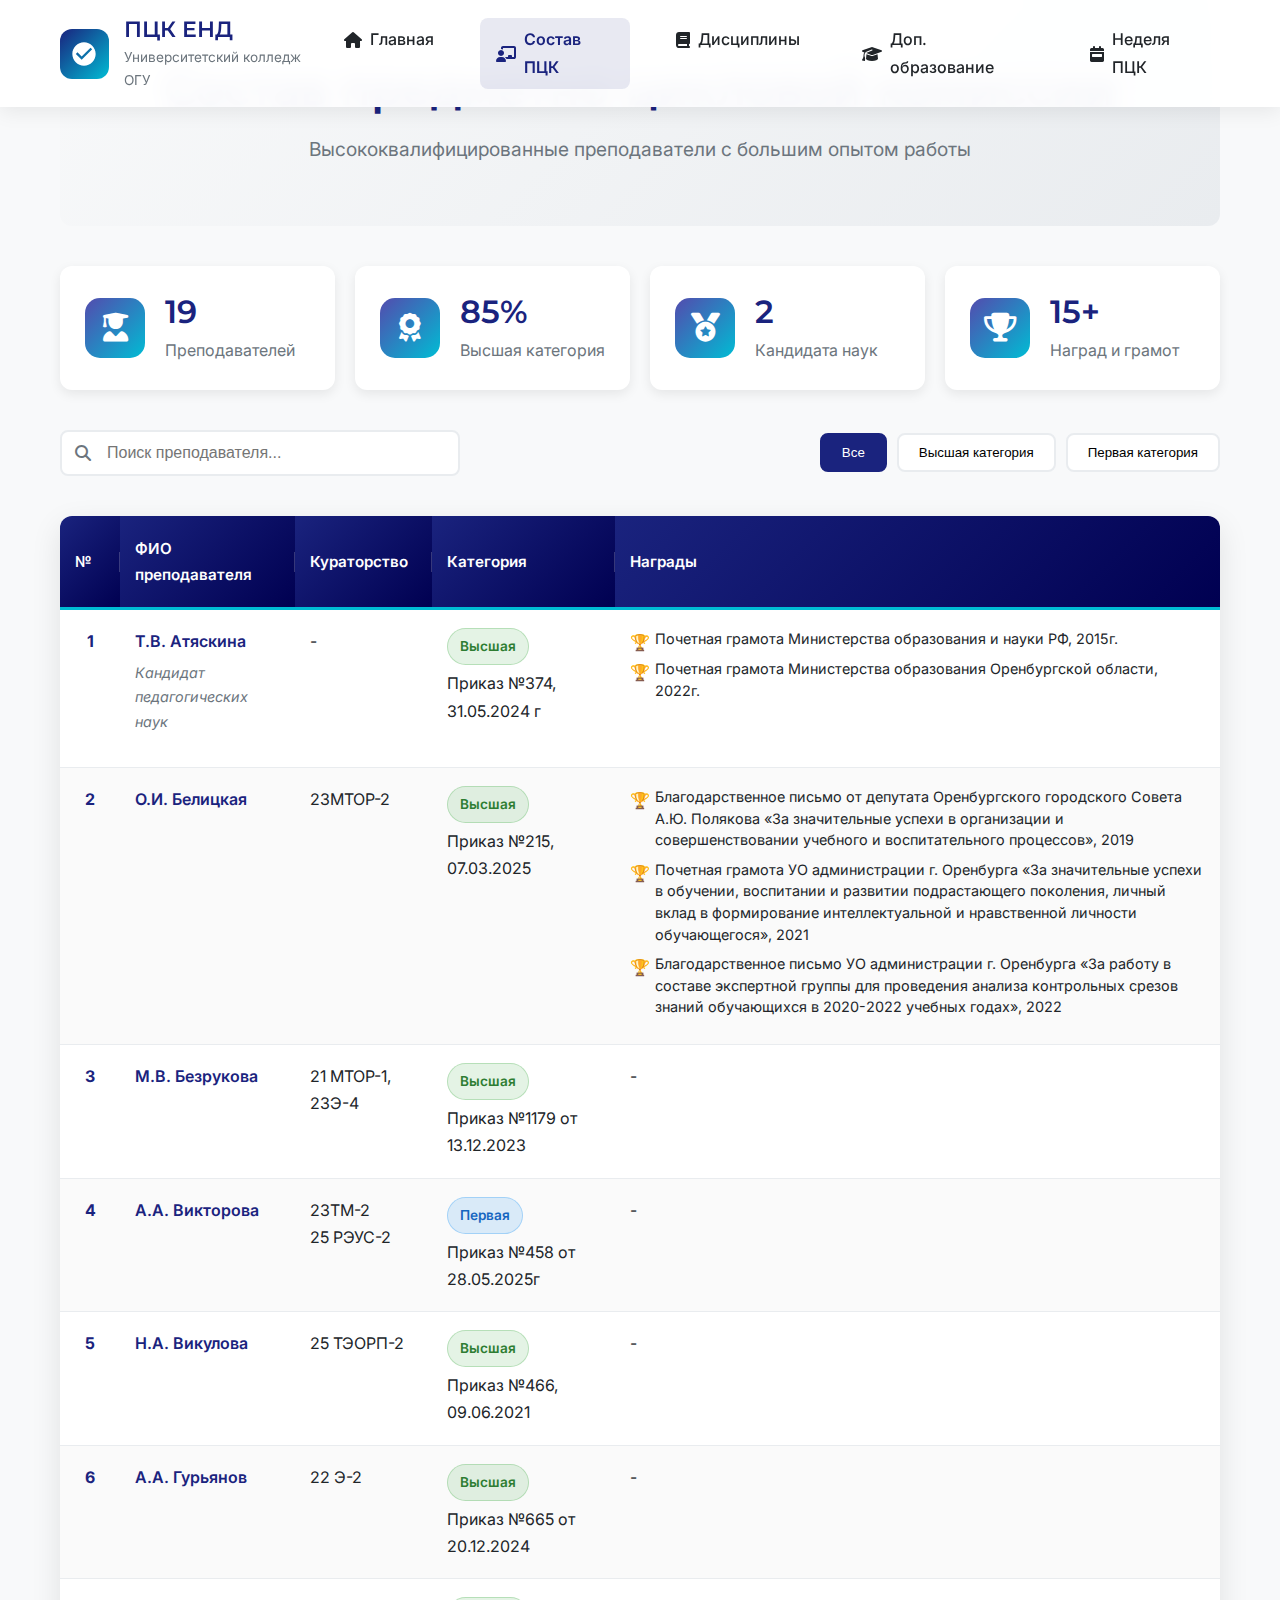
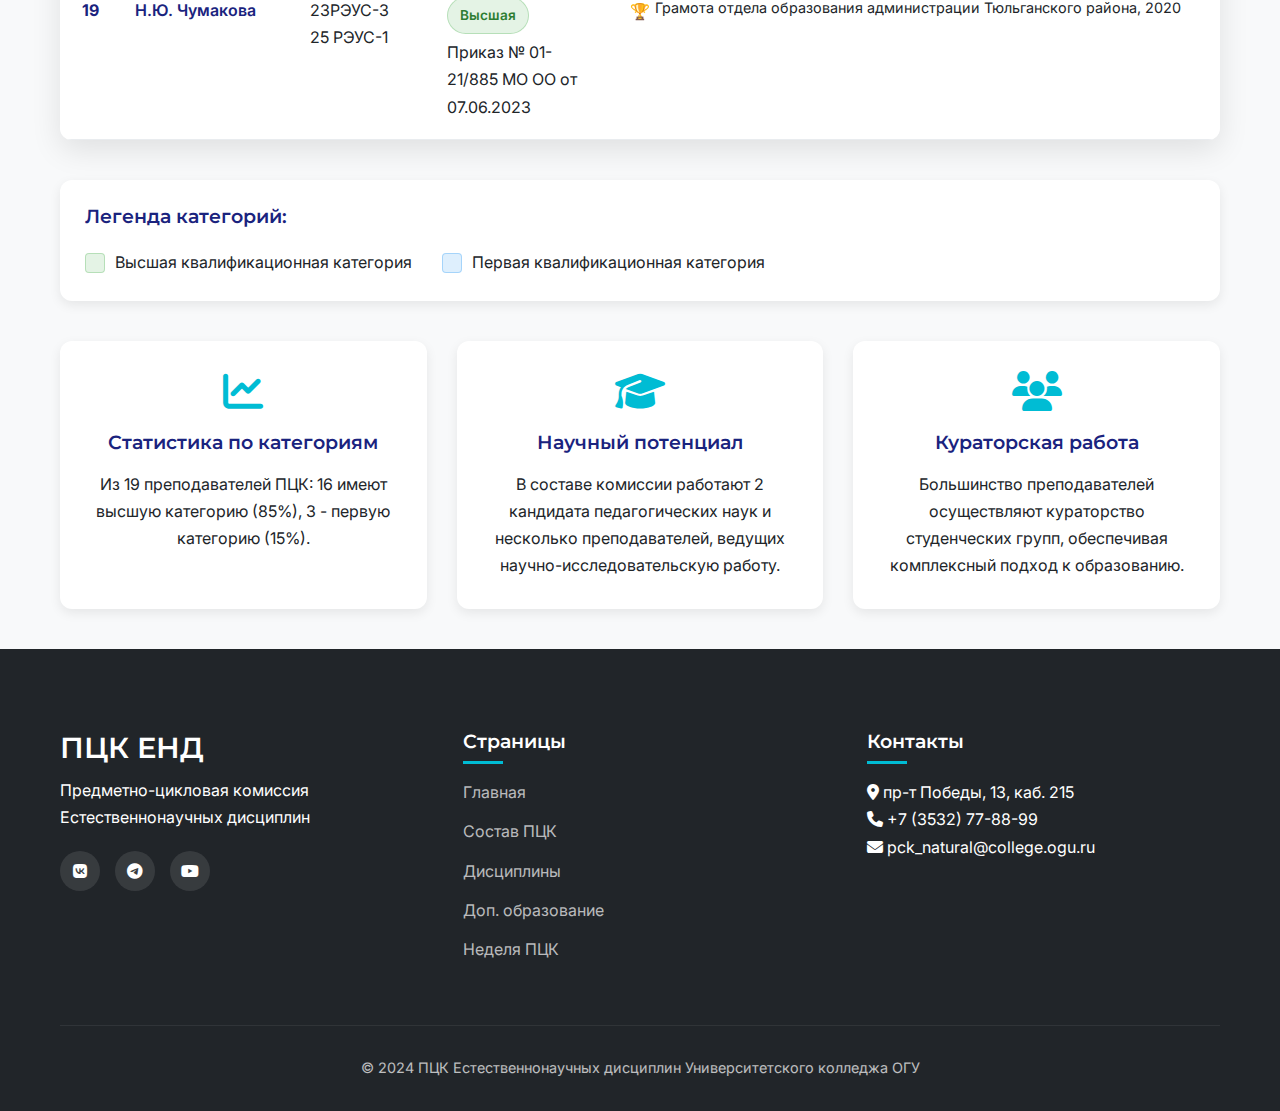
<file: staff.html>
<!DOCTYPE html>
<html lang="ru">
<head>
    <meta charset="UTF-8">
    <meta name="viewport" content="width=device-width, initial-scale=1.0">
    <title>Состав ПЦК | ПЦК Естественнонаучных дисциплин</title>
    <link rel="stylesheet" href="css/style.css">
    <link rel="stylesheet" href="css/table.css">
    <link rel="stylesheet" href="css/responsive.css">
    <link rel="preconnect" href="https://fonts.googleapis.com">
    <link rel="preconnect" href="https://fonts.gstatic.com" crossorigin>
    <link href="https://fonts.googleapis.com/css2?family=Inter:wght@300;400;500;600;700&family=Montserrat:wght@400;500;600;700&display=swap" rel="stylesheet">
    <link rel="stylesheet" href="https://cdnjs.cloudflare.com/ajax/libs/font-awesome/6.4.0/css/all.min.css">
</head>
<body>
    <!-- Шапка (копируем из index.html) -->
    <header class="header">
        <div class="container">
            <div class="header-wrapper">
                <a href="index.html" class="logo">
                    <div class="logo-icon">
                        <svg xmlns="http://www.w3.org/2000/svg" viewBox="0 0 24 24" fill="currentColor">
                            <path d="M12 2C6.48 2 2 6.48 2 12s4.48 10 10 10 10-4.48 10-10S17.52 2 12 2zm-2 15l-5-5 1.41-1.41L10 14.17l7.59-7.59L19 8l-9 9z"/>
                        </svg>
                    </div>
                    <div class="logo-text">
                        <h1>ПЦК ЕНД</h1>
                        <p>Университетский колледж ОГУ</p>
                    </div>
                </a>
                
                <nav class="nav">
                    <ul class="nav-list">
                        <li><a href="index.html"><i class="fas fa-home"></i> Главная</a></li>
                        <li><a href="staff.html" class="active"><i class="fas fa-chalkboard-teacher"></i> Состав ПЦК</a></li>
                        <li><a href="disciplines.html"><i class="fas fa-book"></i> Дисциплины</a></li>
                        <li><a href="additional-edu.html"><i class="fas fa-graduation-cap"></i> Доп. образование</a></li>
                        <li><a href="week.html"><i class="fas fa-calendar-week"></i> Неделя ПЦК</a></li>
                    </ul>
                </nav>
                
                <button class="mobile-menu-btn">
                    <span></span>
                    <span></span>
                    <span></span>
                </button>
            </div>
        </div>
    </header>

    <main class="main-content">
        <div class="container">
            <!-- Заголовок страницы -->
            <div class="page-header">
                <h1 class="page-title">Состав предметно-цикловой комиссии</h1>
                <p class="page-subtitle">Высококвалифицированные преподаватели с большим опытом работы</p>
            </div>
            
            <!-- Статистика -->
            <div class="quick-stats">
                <div class="stat-card">
                    <div class="stat-icon">
                        <i class="fas fa-user-graduate"></i>
                    </div>
                    <div class="stat-info">
                        <h3>19</h3>
                        <p>Преподавателей</p>
                    </div>
                </div>
                
                <div class="stat-card">
                    <div class="stat-icon">
                        <i class="fas fa-award"></i>
                    </div>
                    <div class="stat-info">
                        <h3>85%</h3>
                        <p>Высшая категория</p>
                    </div>
                </div>
                
                <div class="stat-card">
                    <div class="stat-icon">
                        <i class="fas fa-medal"></i>
                    </div>
                    <div class="stat-info">
                        <h3>2</h3>
                        <p>Кандидата наук</p>
                    </div>
                </div>
                
                <div class="stat-card">
                    <div class="stat-icon">
                        <i class="fas fa-trophy"></i>
                    </div>
                    <div class="stat-info">
                        <h3>15+</h3>
                        <p>Наград и грамот</p>
                    </div>
                </div>
            </div>
            
            <!-- Поиск и фильтры -->
            <div class="table-controls">
                <div class="search-box">
                    <i class="fas fa-search"></i>
                    <input type="text" class="table-filter" placeholder="Поиск преподавателя...">
                </div>
                <div class="filter-buttons">
                    <button class="filter-btn active" data-filter="all">Все</button>
                    <button class="filter-btn" data-filter="high">Высшая категория</button>
                    <button class="filter-btn" data-filter="first">Первая категория</button>
                </div>
            </div>
            
            <!-- Таблица преподавателей -->
            <div class="table-responsive">
                <table class="data-table">
                    <thead>
                        <tr>
                            <th>№</th>
                            <th>ФИО преподавателя</th>
                            <th>Кураторство</th>
                            <th>Категория</th>
                            <th>Награды</th>
                        </tr>
                    </thead>
                    <tbody>
                        <!-- Преподаватель 1 -->
                        <tr data-category="high">
                            <td>1</td>
                            <td>
                                <div class="teacher-name">Т.В. Атяскина</div>
                                <div class="teacher-degree">Кандидат педагогических наук</div>
                            </td>
                            <td>-</td>
                            <td>
                                <div class="category-badge category-high">Высшая</div>
                                <div class="category-date">Приказ №374, 31.05.2024 г</div>
                            </td>
                            <td>
                                <ul class="awards-list">
                                    <li>Почетная грамота Министерства образования и науки РФ, 2015г.</li>
                                    <li>Почетная грамота Министерства образования Оренбургской области, 2022г.</li>
                                </ul>
                            </td>
                        </tr>
                        
                        <!-- Преподаватель 2 -->
                        <tr data-category="high">
                            <td>2</td>
                            <td>
                                <div class="teacher-name">О.И. Белицкая</div>
                            </td>
                            <td>23МТОР-2</td>
                            <td>
                                <div class="category-badge category-high">Высшая</div>
                                <div class="category-date">Приказ №215, 07.03.2025</div>
                            </td>
                            <td>
                                <ul class="awards-list">
                                    <li>Благодарственное письмо от депутата Оренбургского городского Совета А.Ю. Полякова «За значительные успехи в организации и совершенствовании учебного и воспитательного процессов», 2019</li>
                                    <li>Почетная грамота УО администрации г. Оренбурга «За значительные успехи в обучении, воспитании и развитии подрастающего поколения, личный вклад в формирование интеллектуальной и нравственной личности обучающегося», 2021</li>
                                    <li>Благодарственное письмо УО администрации г. Оренбурга «За работу в составе экспертной группы для проведения анализа контрольных срезов знаний обучающихся в 2020-2022 учебных годах», 2022</li>
                                </ul>
                            </td>
                        </tr>
                        
                        <!-- Преподаватель 3 -->
                        <tr data-category="high">
                            <td>3</td>
                            <td>
                                <div class="teacher-name">М.В. Безрукова</div>
                            </td>
                            <td>21 МТОР-1, 23Э-4</td>
                            <td>
                                <div class="category-badge category-high">Высшая</div>
                                <div class="category-date">Приказ №1179 от 13.12.2023</div>
                            </td>
                            <td>-</td>
                        </tr>
                        
                        <!-- Преподаватель 4 -->
                        <tr data-category="first">
                            <td>4</td>
                            <td>
                                <div class="teacher-name">А.А. Викторова</div>
                            </td>
                            <td>23ТМ-2<br>25 РЭУС-2</td>
                            <td>
                                <div class="category-badge category-first">Первая</div>
                                <div class="category-date">Приказ №458 от 28.05.2025г</div>
                            </td>
                            <td>-</td>
                        </tr>
                        
                        <!-- Преподаватель 5 -->
                        <tr data-category="high">
                            <td>5</td>
                            <td>
                                <div class="teacher-name">Н.А. Викулова</div>
                            </td>
                            <td>25 ТЭОРП-2</td>
                            <td>
                                <div class="category-badge category-high">Высшая</div>
                                <div class="category-date">Приказ №466, 09.06.2021</div>
                            </td>
                            <td>-</td>
                        </tr>
                        
                        <!-- Добавьте остальных преподавателей по аналогии -->
                        
                        <!-- Преподаватель 6-18 (шаблон) -->
                        <tr data-category="high">
                            <td>6</td>
                            <td>
                                <div class="teacher-name">А.А. Гурьянов</div>
                            </td>
                            <td>22 Э-2</td>
                            <td>
                                <div class="category-badge category-high">Высшая</div>
                                <div class="category-date">Приказ №665 от 20.12.2024</div>
                            </td>
                            <td>-</td>
                        </tr>
                        
                        <!-- И так далее до 19 преподавателя -->
                        
                        <!-- Преподаватель 19 -->
                        <tr data-category="high">
                            <td>19</td>
                            <td>
                                <div class="teacher-name">Н.Ю. Чумакова</div>
                            </td>
                            <td>23РЭУС-3<br>25 РЭУС-1</td>
                            <td>
                                <div class="category-badge category-high">Высшая</div>
                                <div class="category-date">Приказ № 01-21/885 МО ОО от 07.06.2023</div>
                            </td>
                            <td>
                                <ul class="awards-list">
                                    <li>Грамота отдела образования администрации Тюльганского района, 2020</li>
                                </ul>
                            </td>
                        </tr>
                    </tbody>
                </table>
            </div>
            
            <!-- Легенда категорий -->
            <div class="legend">
                <h3>Легенда категорий:</h3>
                <div class="legend-items">
                    <div class="legend-item">
                        <span class="legend-color category-high"></span>
                        <span>Высшая квалификационная категория</span>
                    </div>
                    <div class="legend-item">
                        <span class="legend-color category-first"></span>
                        <span>Первая квалификационная категория</span>
                    </div>
                </div>
            </div>
            
            <!-- Дополнительная информация -->
            <div class="additional-info">
                <div class="info-card">
                    <i class="fas fa-chart-line"></i>
                    <h3>Статистика по категориям</h3>
                    <p>Из 19 преподавателей ПЦК: 16 имеют высшую категорию (85%), 3 - первую категорию (15%).</p>
                </div>
                
                <div class="info-card">
                    <i class="fas fa-graduation-cap"></i>
                    <h3>Научный потенциал</h3>
                    <p>В составе комиссии работают 2 кандидата педагогических наук и несколько преподавателей, ведущих научно-исследовательскую работу.</p>
                </div>
                
                <div class="info-card">
                    <i class="fas fa-users"></i>
                    <h3>Кураторская работа</h3>
                    <p>Большинство преподавателей осуществляют кураторство студенческих групп, обеспечивая комплексный подход к образованию.</p>
                </div>
            </div>
        </div>
    </main>

    <!-- Футер (копируем из index.html) -->
    <footer class="footer">
        <div class="container">
            <div class="footer-grid">
                <div class="footer-col">
                    <div class="footer-logo">
                        <h3>ПЦК ЕНД</h3>
                        <p>Предметно-цикловая комиссия<br>Естественнонаучных дисциплин</p>
                    </div>
                    <div class="social-links">
                        <a href="#"><i class="fab fa-vk"></i></a>
                        <a href="#"><i class="fab fa-telegram"></i></a>
                        <a href="#"><i class="fab fa-youtube"></i></a>
                    </div>
                </div>
                
                <div class="footer-col">
                    <h4>Страницы</h4>
                    <ul class="footer-links">
                        <li><a href="index.html">Главная</a></li>
                        <li><a href="staff.html">Состав ПЦК</a></li>
                        <li><a href="disciplines.html">Дисциплины</a></li>
                        <li><a href="additional-edu.html">Доп. образование</a></li>
                        <li><a href="week.html">Неделя ПЦК</a></li>
                    </ul>
                </div>
                
                <div class="footer-col">
                    <h4>Контакты</h4>
                    <p><i class="fas fa-map-marker-alt"></i> пр-т Победы, 13, каб. 215</p>
                    <p><i class="fas fa-phone"></i> +7 (3532) 77-88-99</p>
                    <p><i class="fas fa-envelope"></i> pck_natural@college.ogu.ru</p>
                </div>
            </div>
            
            <div class="footer-bottom">
                <p>&copy; 2024 ПЦК Естественнонаучных дисциплин Университетского колледжа ОГУ</p>
            </div>
        </div>
    </footer>

    <script src="js/script.js"></script>
</body>
</html>
</file>
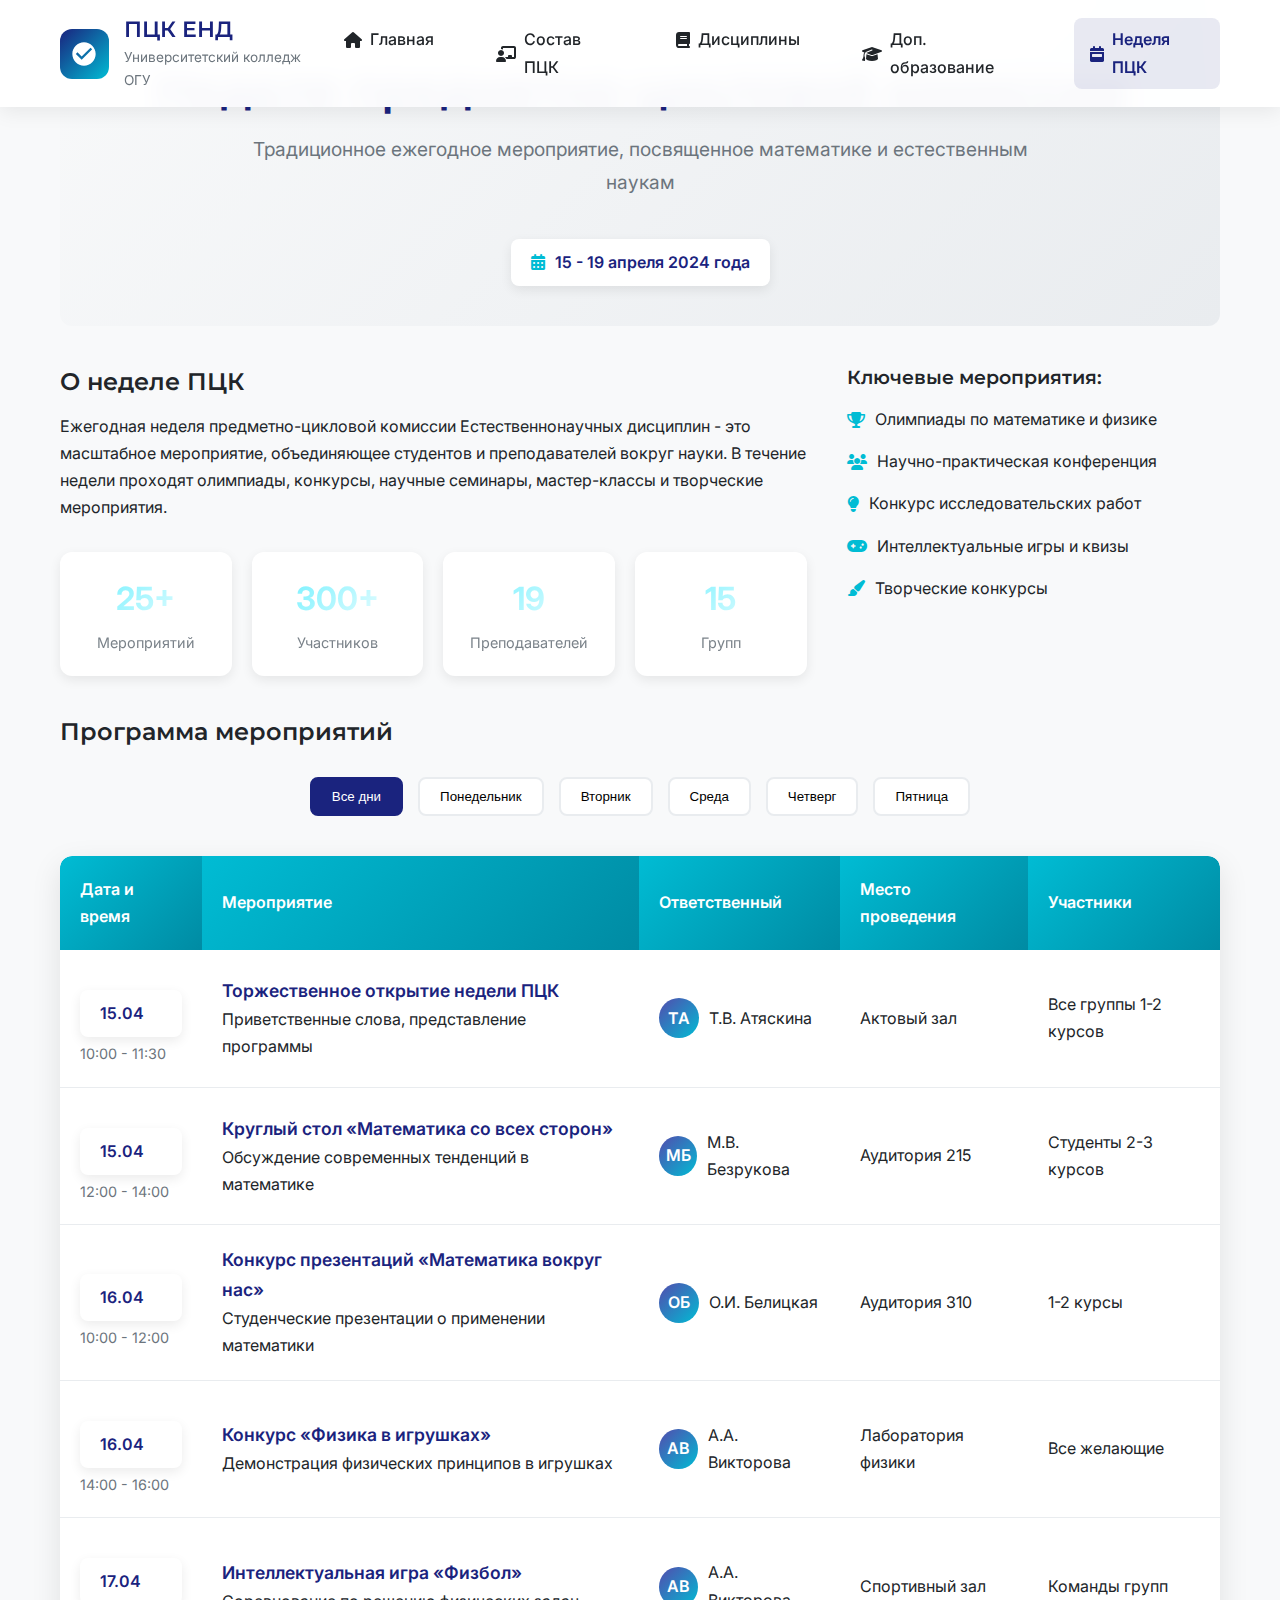
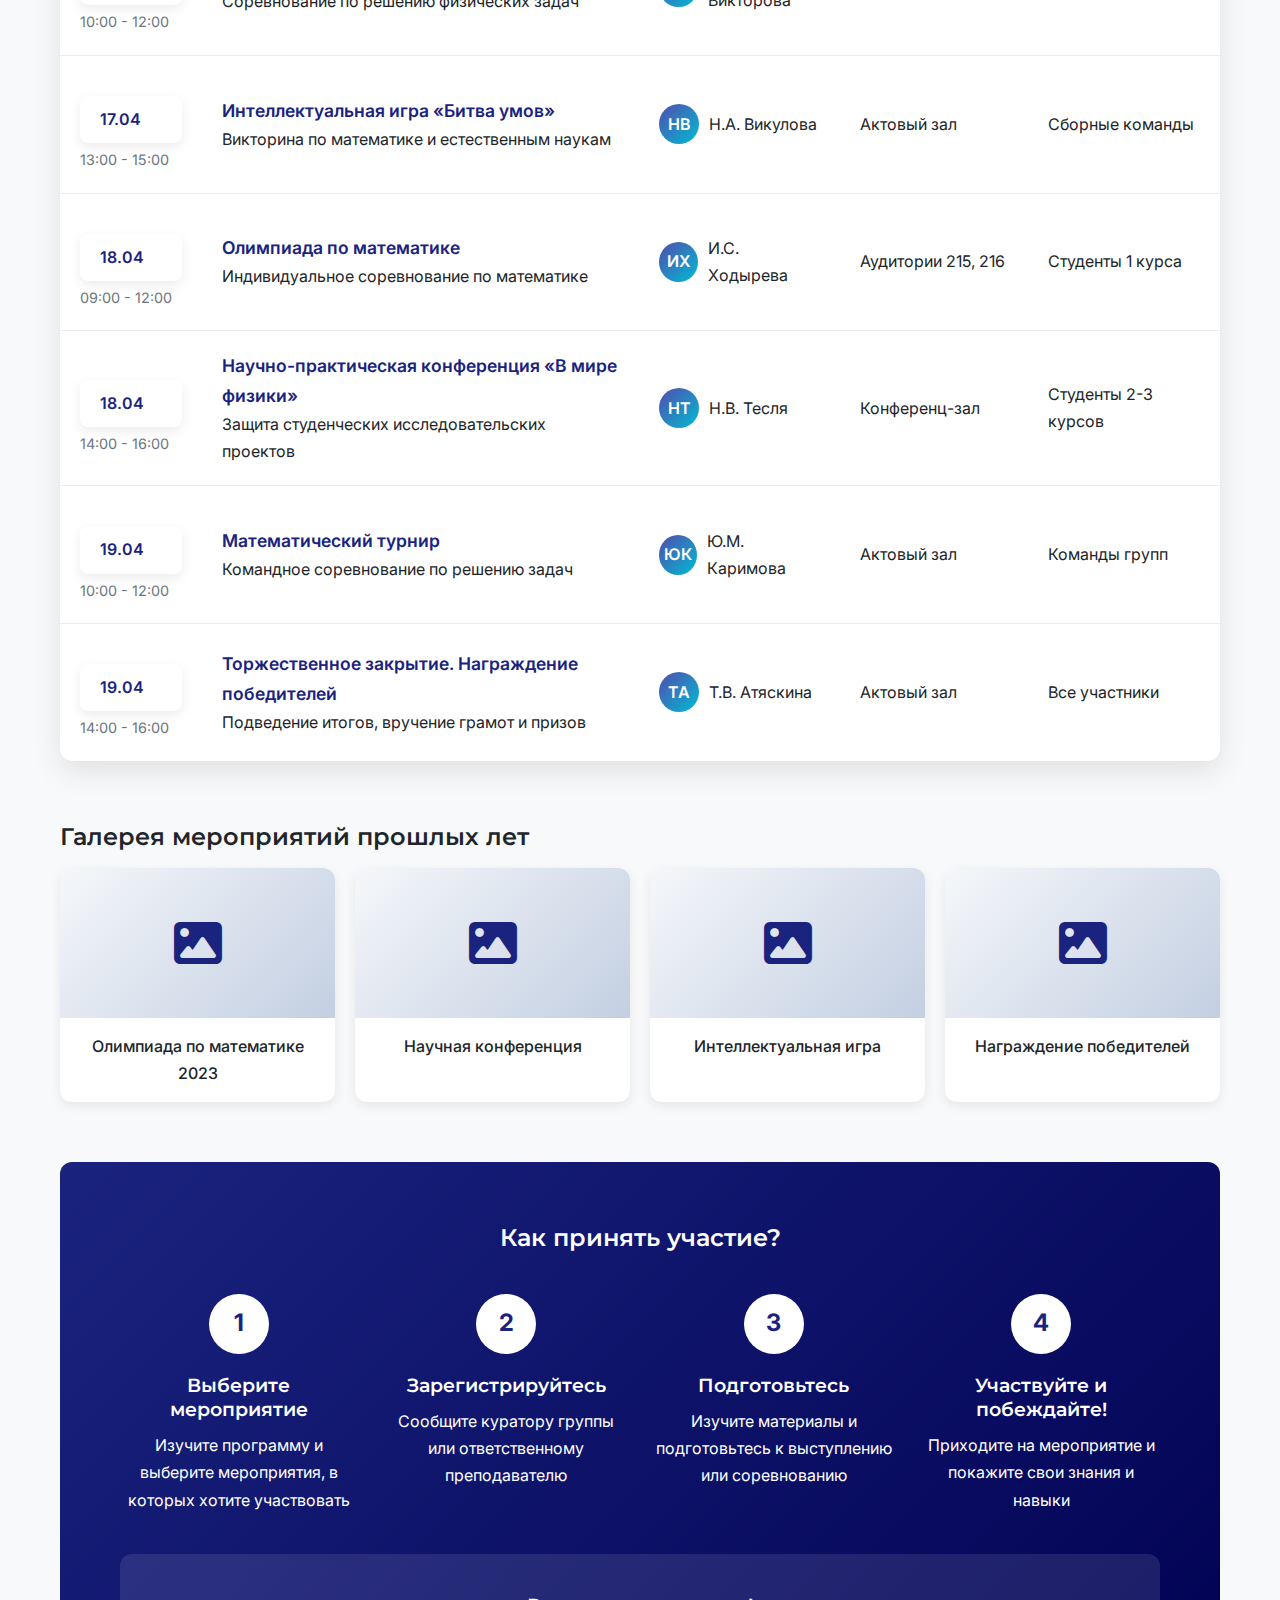
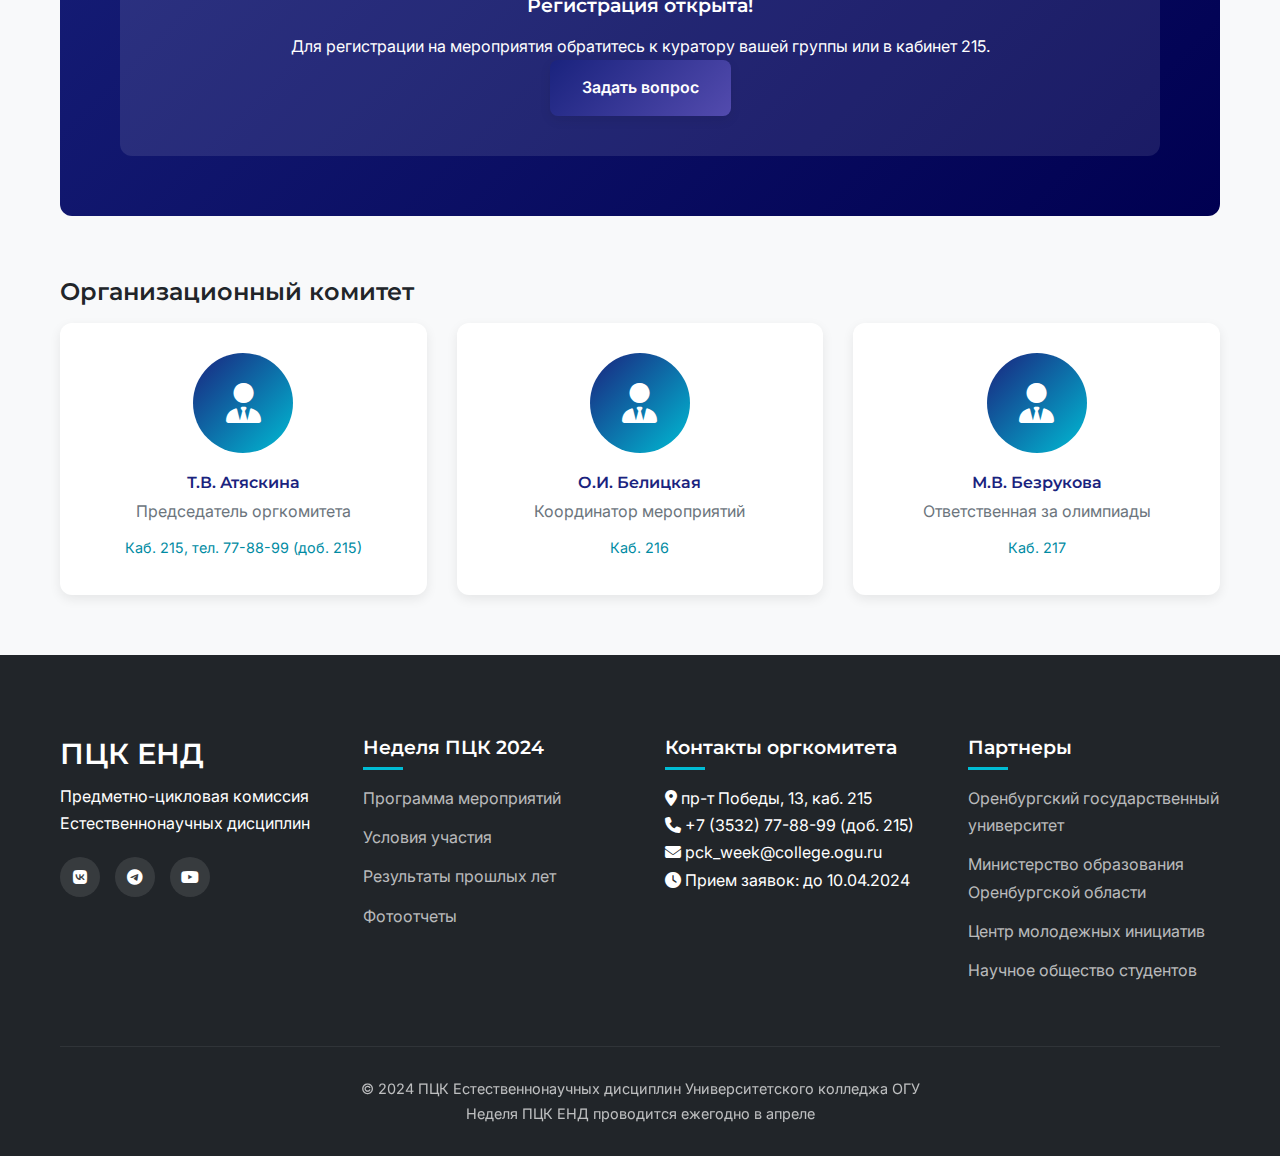
<file: week.html>
<!DOCTYPE html>
<html lang="ru">
<head>
    <meta charset="UTF-8">
    <meta name="viewport" content="width=device-width, initial-scale=1.0">
    <title>Неделя ПЦК | ПЦК Естественнонаучных дисциплин</title>
    <link rel="stylesheet" href="css/style.css">
    <link rel="stylesheet" href="css/table.css">
    <link rel="stylesheet" href="css/responsive.css">
    <link rel="preconnect" href="https://fonts.googleapis.com">
    <link rel="preconnect" href="https://fonts.gstatic.com" crossorigin>
    <link href="https://fonts.googleapis.com/css2?family=Inter:wght@300;400;500;600;700&family=Montserrat:wght@400;500;600;700&display=swap" rel="stylesheet">
    <link rel="stylesheet" href="https://cdnjs.cloudflare.com/ajax/libs/font-awesome/6.4.0/css/all.min.css">
</head>
<body>
    <!-- Шапка -->
    <header class="header">
        <div class="container">
            <div class="header-wrapper">
                <a href="index.html" class="logo">
                    <div class="logo-icon">
                        <svg xmlns="http://www.w3.org/2000/svg" viewBox="0 0 24 24" fill="currentColor">
                            <path d="M12 2C6.48 2 2 6.48 2 12s4.48 10 10 10 10-4.48 10-10S17.52 2 12 2zm-2 15l-5-5 1.41-1.41L10 14.17l7.59-7.59L19 8l-9 9z"/>
                        </svg>
                    </div>
                    <div class="logo-text">
                        <h1>ПЦК ЕНД</h1>
                        <p>Университетский колледж ОГУ</p>
                    </div>
                </a>
                
                <nav class="nav">
                    <ul class="nav-list">
                        <li><a href="index.html"><i class="fas fa-home"></i> Главная</a></li>
                        <li><a href="staff.html"><i class="fas fa-chalkboard-teacher"></i> Состав ПЦК</a></li>
                        <li><a href="disciplines.html"><i class="fas fa-book"></i> Дисциплины</a></li>
                        <li><a href="additional-edu.html"><i class="fas fa-graduation-cap"></i> Доп. образование</a></li>
                        <li><a href="week.html" class="active"><i class="fas fa-calendar-week"></i> Неделя ПЦК</a></li>
                    </ul>
                </nav>
                
                <button class="mobile-menu-btn">
                    <span></span>
                    <span></span>
                    <span></span>
                </button>
            </div>
        </div>
    </header>

    <main class="main-content">
        <div class="container">
            <!-- Заголовок страницы -->
            <div class="page-header">
                <h1 class="page-title">Неделя предметно-цикловой комиссии</h1>
                <p class="page-subtitle">Традиционное ежегодное мероприятие, посвященное математике и естественным наукам</p>
                <div class="event-date">
                    <i class="fas fa-calendar-alt"></i>
                    <span>15 - 19 апреля 2024 года</span>
                </div>
            </div>
            
            <!-- О мероприятии -->
            <div class="event-info">
                <div class="event-description">
                    <h2>О неделе ПЦК</h2>
                    <p>Ежегодная неделя предметно-цикловой комиссии Естественнонаучных дисциплин - это масштабное мероприятие, объединяющее студентов и преподавателей вокруг науки. В течение недели проходят олимпиады, конкурсы, научные семинары, мастер-классы и творческие мероприятия.</p>
                    
                    <div class="event-stats">
                        <div class="stat">
                            <div class="stat-number">25+</div>
                            <div class="stat-label">Мероприятий</div>
                        </div>
                        <div class="stat">
                            <div class="stat-number">300+</div>
                            <div class="stat-label">Участников</div>
                        </div>
                        <div class="stat">
                            <div class="stat-number">19</div>
                            <div class="stat-label">Преподавателей</div>
                        </div>
                        <div class="stat">
                            <div class="stat-number">15</div>
                            <div class="stat-label">Групп</div>
                        </div>
                    </div>
                </div>
                
                <div class="event-highlights">
                    <h3>Ключевые мероприятия:</h3>
                    <ul class="highlights-list">
                        <li><i class="fas fa-trophy"></i> Олимпиады по математике и физике</li>
                        <li><i class="fas fa-users"></i> Научно-практическая конференция</li>
                        <li><i class="fas fa-lightbulb"></i> Конкурс исследовательских работ</li>
                        <li><i class="fas fa-gamepad"></i> Интеллектуальные игры и квизы</li>
                        <li><i class="fas fa-paint-brush"></i> Творческие конкурсы</li>
                    </ul>
                </div>
            </div>
            
            <!-- Программа мероприятий -->
            <div class="program-section">
                <h2>Программа мероприятий</h2>
                
                <div class="program-filters">
                    <button class="filter-btn active" data-day="all">Все дни</button>
                    <button class="filter-btn" data-day="mon">Понедельник</button>
                    <button class="filter-btn" data-day="tue">Вторник</button>
                    <button class="filter-btn" data-day="wed">Среда</button>
                    <button class="filter-btn" data-day="thu">Четверг</button>
                    <button class="filter-btn" data-day="fri">Пятница</button>
                </div>
                
                <div class="table-responsive">
                    <table class="events-table">
                        <thead>
                            <tr>
                                <th>Дата и время</th>
                                <th>Мероприятие</th>
                                <th>Ответственный</th>
                                <th>Место проведения</th>
                                <th>Участники</th>
                            </tr>
                        </thead>
                        <tbody>
                            <!-- Понедельник -->
                            <tr data-day="mon">
                                <td>
                                    <div class="event-time">
                                        <div class="event-date">15.04</div>
                                        <div class="event-hour">10:00 - 11:30</div>
                                    </div>
                                </td>
                                <td>
                                    <div class="event-name">Торжественное открытие недели ПЦК</div>
                                    <div class="event-description">Приветственные слова, представление программы</div>
                                </td>
                                <td>
                                    <div class="event-responsible">
                                        <div class="responsible-avatar">ТА</div>
                                        <span>Т.В. Атяскина</span>
                                    </div>
                                </td>
                                <td>Актовый зал</td>
                                <td>Все группы 1-2 курсов</td>
                            </tr>
                            
                            <tr data-day="mon">
                                <td>
                                    <div class="event-time">
                                        <div class="event-date">15.04</div>
                                        <div class="event-hour">12:00 - 14:00</div>
                                    </div>
                                </td>
                                <td>
                                    <div class="event-name">Круглый стол «Математика со всех сторон»</div>
                                    <div class="event-description">Обсуждение современных тенденций в математике</div>
                                </td>
                                <td>
                                    <div class="event-responsible">
                                        <div class="responsible-avatar">МБ</div>
                                        <span>М.В. Безрукова</span>
                                    </div>
                                </td>
                                <td>Аудитория 215</td>
                                <td>Студенты 2-3 курсов</td>
                            </tr>
                            
                            <!-- Вторник -->
                            <tr data-day="tue">
                                <td>
                                    <div class="event-time">
                                        <div class="event-date">16.04</div>
                                        <div class="event-hour">10:00 - 12:00</div>
                                    </div>
                                </td>
                                <td>
                                    <div class="event-name">Конкурс презентаций «Математика вокруг нас»</div>
                                    <div class="event-description">Студенческие презентации о применении математики</div>
                                </td>
                                <td>
                                    <div class="event-responsible">
                                        <div class="responsible-avatar">ОБ</div>
                                        <span>О.И. Белицкая</span>
                                    </div>
                                </td>
                                <td>Аудитория 310</td>
                                <td>1-2 курсы</td>
                            </tr>
                            
                            <tr data-day="tue">
                                <td>
                                    <div class="event-time">
                                        <div class="event-date">16.04</div>
                                        <div class="event-hour">14:00 - 16:00</div>
                                    </div>
                                </td>
                                <td>
                                    <div class="event-name">Конкурс «Физика в игрушках»</div>
                                    <div class="event-description">Демонстрация физических принципов в игрушках</div>
                                </td>
                                <td>
                                    <div class="event-responsible">
                                        <div class="responsible-avatar">АВ</div>
                                        <span>А.А. Викторова</span>
                                    </div>
                                </td>
                                <td>Лаборатория физики</td>
                                <td>Все желающие</td>
                            </tr>
                            
                            <!-- Среда -->
                            <tr data-day="wed">
                                <td>
                                    <div class="event-time">
                                        <div class="event-date">17.04</div>
                                        <div class="event-hour">10:00 - 12:00</div>
                                    </div>
                                </td>
                                <td>
                                    <div class="event-name">Интеллектуальная игра «Физбол»</div>
                                    <div class="event-description">Соревнование по решению физических задач</div>
                                </td>
                                <td>
                                    <div class="event-responsible">
                                        <div class="responsible-avatar">АВ</div>
                                        <span>А.А. Викторова</span>
                                    </div>
                                </td>
                                <td>Спортивный зал</td>
                                <td>Команды групп</td>
                            </tr>
                            
                            <tr data-day="wed">
                                <td>
                                    <div class="event-time">
                                        <div class="event-date">17.04</div>
                                        <div class="event-hour">13:00 - 15:00</div>
                                    </div>
                                </td>
                                <td>
                                    <div class="event-name">Интеллектуальная игра «Битва умов»</div>
                                    <div class="event-description">Викторина по математике и естественным наукам</div>
                                </td>
                                <td>
                                    <div class="event-responsible">
                                        <div class="responsible-avatar">НВ</div>
                                        <span>Н.А. Викулова</span>
                                    </div>
                                </td>
                                <td>Актовый зал</td>
                                <td>Сборные команды</td>
                            </tr>
                            
                            <!-- Четверг -->
                            <tr data-day="thu">
                                <td>
                                    <div class="event-time">
                                        <div class="event-date">18.04</div>
                                        <div class="event-hour">09:00 - 12:00</div>
                                    </div>
                                </td>
                                <td>
                                    <div class="event-name">Олимпиада по математике</div>
                                    <div class="event-description">Индивидуальное соревнование по математике</div>
                                </td>
                                <td>
                                    <div class="event-responsible">
                                        <div class="responsible-avatar">ИХ</div>
                                        <span>И.С. Ходырева</span>
                                    </div>
                                </td>
                                <td>Аудитории 215, 216</td>
                                <td>Студенты 1 курса</td>
                            </tr>
                            
                            <tr data-day="thu">
                                <td>
                                    <div class="event-time">
                                        <div class="event-date">18.04</div>
                                        <div class="event-hour">14:00 - 16:00</div>
                                    </div>
                                </td>
                                <td>
                                    <div class="event-name">Научно-практическая конференция «В мире физики»</div>
                                    <div class="event-description">Защита студенческих исследовательских проектов</div>
                                </td>
                                <td>
                                    <div class="event-responsible">
                                        <div class="responsible-avatar">НТ</div>
                                        <span>Н.В. Тесля</span>
                                    </div>
                                </td>
                                <td>Конференц-зал</td>
                                <td>Студенты 2-3 курсов</td>
                            </tr>
                            
                            <!-- Пятница -->
                            <tr data-day="fri">
                                <td>
                                    <div class="event-time">
                                        <div class="event-date">19.04</div>
                                        <div class="event-hour">10:00 - 12:00</div>
                                    </div>
                                </td>
                                <td>
                                    <div class="event-name">Математический турнир</div>
                                    <div class="event-description">Командное соревнование по решению задач</div>
                                </td>
                                <td>
                                    <div class="event-responsible">
                                        <div class="responsible-avatar">ЮК</div>
                                        <span>Ю.М. Каримова</span>
                                    </div>
                                </td>
                                <td>Актовый зал</td>
                                <td>Команды групп</td>
                            </tr>
                            
                            <tr data-day="fri">
                                <td>
                                    <div class="event-time">
                                        <div class="event-date">19.04</div>
                                        <div class="event-hour">14:00 - 16:00</div>
                                    </div>
                                </td>
                                <td>
                                    <div class="event-name">Торжественное закрытие. Награждение победителей</div>
                                    <div class="event-description">Подведение итогов, вручение грамот и призов</div>
                                </td>
                                <td>
                                    <div class="event-responsible">
                                        <div class="responsible-avatar">ТА</div>
                                        <span>Т.В. Атяскина</span>
                                    </div>
                                </td>
                                <td>Актовый зал</td>
                                <td>Все участники</td>
                            </tr>
                        </tbody>
                    </table>
                </div>
            </div>
            
            <!-- Галерея прошлых лет -->
            <div class="gallery-section">
                <h2>Галерея мероприятий прошлых лет</h2>
                
                <div class="gallery-grid">
                    <div class="gallery-item">
                        <div class="gallery-image">
                            <i class="fas fa-image"></i>
                        </div>
                        <div class="gallery-caption">Олимпиада по математике 2023</div>
                    </div>
                    
                    <div class="gallery-item">
                        <div class="gallery-image">
                            <i class="fas fa-image"></i>
                        </div>
                        <div class="gallery-caption">Научная конференция</div>
                    </div>
                    
                    <div class="gallery-item">
                        <div class="gallery-image">
                            <i class="fas fa-image"></i>
                        </div>
                        <div class="gallery-caption">Интеллектуальная игра</div>
                    </div>
                    
                    <div class="gallery-item">
                        <div class="gallery-image">
                            <i class="fas fa-image"></i>
                        </div>
                        <div class="gallery-caption">Награждение победителей</div>
                    </div>
                </div>
            </div>
            
            <!-- Участие -->
            <div class="participation-section">
                <div class="participation-info">
                    <h2>Как принять участие?</h2>
                    
                    <div class="participation-steps">
                        <div class="step">
                            <div class="step-number">1</div>
                            <h3>Выберите мероприятие</h3>
                            <p>Изучите программу и выберите мероприятия, в которых хотите участвовать</p>
                        </div>
                        
                        <div class="step">
                            <div class="step-number">2</div>
                            <h3>Зарегистрируйтесь</h3>
                            <p>Сообщите куратору группы или ответственному преподавателю</p>
                        </div>
                        
                        <div class="step">
                            <div class="step-number">3</div>
                            <h3>Подготовьтесь</h3>
                            <p>Изучите материалы и подготовьтесь к выступлению или соревнованию</p>
                        </div>
                        
                        <div class="step">
                            <div class="step-number">4</div>
                            <h3>Участвуйте и побеждайте!</h3>
                            <p>Приходите на мероприятие и покажите свои знания и навыки</p>
                        </div>
                    </div>
                    
                    <div class="registration-cta">
                        <h3>Регистрация открыта!</h3>
                        <p>Для регистрации на мероприятия обратитесь к куратору вашей группы или в кабинет 215.</p>
                        <a href="#contact" class="btn btn-primary">Задать вопрос</a>
                    </div>
                </div>
            </div>
            
            <!-- Контакты организаторов -->
            <div id="contact" class="organizers-section">
                <h2>Организационный комитет</h2>
                
                <div class="organizers-list">
                    <div class="organizer">
                        <div class="organizer-avatar">
                            <i class="fas fa-user-tie"></i>
                        </div>
                        <h4>Т.В. Атяскина</h4>
                        <p>Председатель оргкомитета</p>
                        <p class="organizer-contact">Каб. 215, тел. 77-88-99 (доб. 215)</p>
                    </div>
                    
                    <div class="organizer">
                        <div class="organizer-avatar">
                            <i class="fas fa-user-tie"></i>
                        </div>
                        <h4>О.И. Белицкая</h4>
                        <p>Координатор мероприятий</p>
                        <p class="organizer-contact">Каб. 216</p>
                    </div>
                    
                    <div class="organizer">
                        <div class="organizer-avatar">
                            <i class="fas fa-user-tie"></i>
                        </div>
                        <h4>М.В. Безрукова</h4>
                        <p>Ответственная за олимпиады</p>
                        <p class="organizer-contact">Каб. 217</p>
                    </div>
                </div>
            </div>
        </div>
    </main>

    <!-- Футер -->
    <footer class="footer">
        <div class="container">
            <div class="footer-grid">
                <div class="footer-col">
                    <div class="footer-logo">
                        <h3>ПЦК ЕНД</h3>
                        <p>Предметно-цикловая комиссия<br>Естественнонаучных дисциплин</p>
                    </div>
                    <div class="social-links">
                        <a href="#"><i class="fab fa-vk"></i></a>
                        <a href="#"><i class="fab fa-telegram"></i></a>
                        <a href="#"><i class="fab fa-youtube"></i></a>
                    </div>
                </div>
                
                <div class="footer-col">
                    <h4>Неделя ПЦК 2024</h4>
                    <ul class="footer-links">
                        <li><a href="#">Программа мероприятий</a></li>
                        <li><a href="#">Условия участия</a></li>
                        <li><a href="#">Результаты прошлых лет</a></li>
                        <li><a href="#">Фотоотчеты</a></li>
                    </ul>
                </div>
                
                <div class="footer-col">
                    <h4>Контакты оргкомитета</h4>
                    <p><i class="fas fa-map-marker-alt"></i> пр-т Победы, 13, каб. 215</p>
                    <p><i class="fas fa-phone"></i> +7 (3532) 77-88-99 (доб. 215)</p>
                    <p><i class="fas fa-envelope"></i> pck_week@college.ogu.ru</p>
                    <p><i class="fas fa-clock"></i> Прием заявок: до 10.04.2024</p>
                </div>
                
                <div class="footer-col">
                    <h4>Партнеры</h4>
                    <ul class="footer-links">
                        <li><a href="#">Оренбургский государственный университет</a></li>
                        <li><a href="#">Министерство образования Оренбургской области</a></li>
                        <li><a href="#">Центр молодежных инициатив</a></li>
                        <li><a href="#">Научное общество студентов</a></li>
                    </ul>
                </div>
            </div>
            
            <div class="footer-bottom">
                <p>&copy; 2024 ПЦК Естественнонаучных дисциплин Университетского колледжа ОГУ</p>
                <p>Неделя ПЦК ЕНД проводится ежегодно в апреле</p>
            </div>
        </div>
    </footer>

    <script src="js/script.js"></script>
    <script>
        // Фильтрация мероприятий по дням
        document.querySelectorAll('.program-filters .filter-btn').forEach(btn => {
            btn.addEventListener('click', function() {
                // Убираем активный класс у всех кнопок
                document.querySelectorAll('.program-filters .filter-btn').forEach(b => {
                    b.classList.remove('active');
                });
                
                // Добавляем активный класс текущей кнопке
                this.classList.add('active');
                
                const day = this.dataset.day;
                const rows = document.querySelectorAll('.events-table tbody tr');
                
                rows.forEach(row => {
                    if (day === 'all' || row.dataset.day === day) {
                        row.style.display = 'table-row';
                    } else {
                        row.style.display = 'none';
                    }
                });
            });
        });
    </script>
</body>
</html>
</file>
<file: css/responsive.css>
/* Адаптивные стили */

/* Планшеты (768px - 1024px) */
@media (max-width: 1024px) {
    .hero-title {
        font-size: 2.8rem;
    }
    
    .hero-content {
        grid-template-columns: 1fr;
        gap: 40px;
        text-align: center;
    }
    
    .floating-elements {
        height: 300px;
    }
    
    .section-title {
        font-size: 2.2rem;
    }
    
    .contact-wrapper {
        grid-template-columns: 1fr;
        gap: 40px;
    }
}

/* Большие смартфоны (576px - 768px) */
@media (max-width: 768px) {
    .header {
        padding: 12px 0;
    }
    
    .mobile-menu-btn {
        display: flex;
    }
    
    .nav {
        position: fixed;
        top: 80px;
        left: 0;
        width: 100%;
        background: white;
        box-shadow: 0 10px 30px rgba(0, 0, 0, 0.1);
        padding: 20px;
        transform: translateY(-100%);
        opacity: 0;
        visibility: hidden;
        transition: var(--transition);
        z-index: 999;
    }
    
    .nav.active {
        transform: translateY(0);
        opacity: 1;
        visibility: visible;
    }
    
    .nav-list {
        flex-direction: column;
        gap: 15px;
    }
    
    .hero {
        padding: 140px 0 80px;
    }
    
    .hero-title {
        font-size: 2.2rem;
    }
    
    .hero-btns {
        justify-content: center;
    }
    
    .mission-cards,
    .disciplines-grid,
    .programs-container {
        grid-template-columns: 1fr;
    }
    
    .stats-grid {
        grid-template-columns: repeat(2, 1fr);
    }
    
    .footer-grid {
        grid-template-columns: repeat(2, 1fr);
        gap: 40px;
    }
}

/* Смартфоны (до 576px) */
@media (max-width: 576px) {
    .container {
        padding: 0 15px;
    }
    
    .hero {
        padding: 120px 0 60px;
    }
    
    .hero-title {
        font-size: 1.8rem;
    }
    
    .hero-subtitle {
        font-size: 1rem;
    }
    
    .hero-btns {
        flex-direction: column;
        align-items: center;
    }
    
    .btn {
        width: 100%;
        max-width: 280px;
    }
    
    .section-title {
        font-size: 1.8rem;
    }
    
    .mission-card,
    .teacher-card,
    .discipline-card,
    .program-card {
        padding: 25px 20px;
    }
    
    .stats-grid {
        grid-template-columns: 1fr;
    }
    
    .stat-number {
        font-size: 2.8rem;
    }
    
    .news-grid {
        grid-template-columns: 1fr;
    }
    
    .news-card {
        flex-direction: column;
        text-align: center;
    }
    
    .footer-grid {
        grid-template-columns: 1fr;
    }
    
    .footer-bottom {
        font-size: 0.8rem;
    }
    
    .table-responsive {
        margin: 20px -15px;
        border-radius: 0;
    }
    
    .data-table th,
    .data-table td {
        padding: 12px 10px;
        font-size: 0.9rem;
    }
}

/* Очень маленькие экраны (до 400px) */
@media (max-width: 400px) {
    .logo-text h1 {
        font-size: 1.1rem;
    }
    
    .logo-text p {
        font-size: 0.75rem;
    }
    
    .hero-title {
        font-size: 1.5rem;
    }
    
    .floating-elements {
        height: 250px;
    }
    
    .element {
        width: 140px;
        padding: 15px;
    }
    
    .element i {
        font-size: 2.2rem;
    }
    
    .element span {
        font-size: 0.9rem;
    }
}

/* Высокие экраны (минимальная высота) */
@media (max-height: 700px) and (orientation: landscape) {
    .hero {
        padding: 100px 0 60px;
    }
    
    .hero-title {
        font-size: 2rem;
    }
    
    .floating-elements {
        height: 250px;
    }
}

/* Темная тема (предпочтения системы) */
@media (prefers-color-scheme: dark) {
    body {
        background: #121212;
        color: #e0e0e0;
    }
    
    .header {
        background: rgba(18, 18, 18, 0.95);
    }
    
    .mission-card,
    .teacher-card,
    .discipline-card,
    .program-card,
    .news-card,
    .data-table {
        background: #1e1e1e;
        color: #e0e0e0;
    }
    
    .data-table tbody tr:nth-child(even) {
        background: rgba(255, 255, 255, 0.05);
    }
    
    .contact-map {
        background: #1e1e1e;
    }
    
    .map-placeholder {
        background: linear-gradient(135deg, #2d2d2d 0%, #1a1a1a 100%);
    }
    
    .subscribe-form input {
        background: rgba(255, 255, 255, 0.1);
        border-color: rgba(255, 255, 255, 0.2);
        color: white;
    }
}
</file>
<file: css/table.css>
/* Таблицы */
.table-responsive {
    overflow-x: auto;
    margin: 40px 0;
    border-radius: var(--radius);
    box-shadow: var(--shadow);
}

.data-table {
    width: 100%;
    min-width: 1000px;
    border-collapse: separate;
    border-spacing: 0;
    background: white;
}

.data-table thead {
    position: sticky;
    top: 0;
    z-index: 10;
}

.data-table th {
    background: linear-gradient(135deg, var(--primary), var(--primary-dark));
    color: white;
    padding: 20px 15px;
    text-align: left;
    font-weight: 600;
    font-size: 0.95rem;
    border-bottom: 3px solid var(--secondary);
    position: relative;
}

.data-table th::after {
    content: '';
    position: absolute;
    right: 0;
    top: 50%;
    transform: translateY(-50%);
    width: 1px;
    height: 20px;
    background: rgba(255, 255, 255, 0.2);
}

.data-table th:last-child::after {
    display: none;
}

.data-table tbody tr {
    transition: var(--transition);
    position: relative;
}

.data-table tbody tr:nth-child(even) {
    background: rgba(0, 0, 0, 0.02);
}

.data-table tbody tr:hover {
    background: rgba(0, 188, 212, 0.05);
    transform: scale(1.001);
    box-shadow: 0 5px 15px rgba(0, 0, 0, 0.1);
}

.data-table td {
    padding: 18px 15px;
    border-bottom: 1px solid var(--light-gray);
    vertical-align: top;
}

.data-table td:first-child {
    font-weight: 700;
    color: var(--primary);
    text-align: center;
    width: 60px;
}

/* Специальные стили для таблицы преподавателей */
.teacher-name {
    font-weight: 600;
    color: var(--primary);
    margin-bottom: 5px;
}

.teacher-degree {
    font-size: 0.9rem;
    color: var(--gray);
    font-style: italic;
}

.category-badge {
    display: inline-block;
    padding: 6px 12px;
    border-radius: 20px;
    font-size: 0.85rem;
    font-weight: 600;
    margin-bottom: 5px;
}

.category-high {
    background: rgba(76, 175, 80, 0.15);
    color: #2e7d32;
    border: 1px solid rgba(76, 175, 80, 0.3);
}

.category-first {
    background: rgba(33, 150, 243, 0.15);
    color: #1565c0;
    border: 1px solid rgba(33, 150, 243, 0.3);
}

.awards-list {
    list-style: none;
    padding-left: 0;
    margin: 0;
}

.awards-list li {
    position: relative;
    padding-left: 25px;
    margin-bottom: 8px;
    font-size: 0.9rem;
    line-height: 1.5;
}

.awards-list li::before {
    content: '🏆';
    position: absolute;
    left: 0;
    top: 2px;
    font-size: 1rem;
}

/* Таблица мероприятий */
.events-table {
    width: 100%;
    border-collapse: collapse;
    background: white;
    border-radius: var(--radius);
    overflow: hidden;
    box-shadow: var(--shadow);
}

.events-table th {
    background: linear-gradient(135deg, var(--secondary), var(--secondary-dark));
    color: white;
    padding: 20px;
    text-align: left;
    font-weight: 600;
}

.events-table td {
    padding: 20px;
    border-bottom: 1px solid var(--light-gray);
    vertical-align: middle;
}

.events-table tr:last-child td {
    border-bottom: none;
}

.event-name {
    font-weight: 600;
    color: var(--primary);
    font-size: 1.1rem;
}

.event-responsible {
    display: flex;
    align-items: center;
    gap: 10px;
}

.responsible-avatar {
    width: 40px;
    height: 40px;
    background: linear-gradient(135deg, var(--primary-light), var(--secondary));
    border-radius: 50%;
    display: flex;
    align-items: center;
    justify-content: center;
    color: white;
    font-weight: 600;
}

/* Карточки дисциплин */
.disciplines-grid {
    display: grid;
    grid-template-columns: repeat(auto-fill, minmax(350px, 1fr));
    gap: 30px;
    margin: 40px 0;
}

.discipline-card {
    background: white;
    border-radius: var(--radius);
    padding: 30px;
    box-shadow: var(--shadow-sm);
    transition: var(--transition);
    border-left: 5px solid var(--secondary);
    position: relative;
    overflow: hidden;
}

.discipline-card:hover {
    transform: translateY(-10px);
    box-shadow: var(--shadow);
}

.discipline-icon {
    width: 70px;
    height: 70px;
    background: linear-gradient(135deg, var(--primary), var(--secondary));
    border-radius: 15px;
    display: flex;
    align-items: center;
    justify-content: center;
    color: white;
    font-size: 2rem;
    margin-bottom: 20px;
}

.discipline-card h3 {
    font-size: 1.4rem;
    color: var(--primary);
    margin-bottom: 15px;
}

.discipline-description {
    color: var(--gray);
    margin-bottom: 20px;
    line-height: 1.6;
}

.specialties {
    display: flex;
    flex-wrap: wrap;
    gap: 10px;
    margin-top: 20px;
    padding-top: 20px;
    border-top: 1px dashed var(--light-gray);
}

.specialty-tag {
    background: rgba(0, 188, 212, 0.1);
    color: var(--secondary-dark);
    padding: 6px 15px;
    border-radius: 20px;
    font-size: 0.85rem;
    font-weight: 500;
    border: 1px solid rgba(0, 188, 212, 0.2);
}

/* Программы доп. образования */
.programs-container {
    display: grid;
    grid-template-columns: repeat(auto-fill, minmax(350px, 1fr));
    gap: 30px;
    margin: 40px 0;
}

.program-card {
    background: white;
    border-radius: var(--radius);
    overflow: hidden;
    box-shadow: var(--shadow-sm);
    transition: var(--transition);
    position: relative;
}

.program-card:hover {
    transform: translateY(-10px);
    box-shadow: var(--shadow);
}

.program-header {
    background: linear-gradient(135deg, var(--primary), var(--primary-light));
    color: white;
    padding: 30px;
    text-align: center;
    position: relative;
    overflow: hidden;
}

.program-header::before {
    content: '';
    position: absolute;
    top: 0;
    left: 0;
    right: 0;
    bottom: 0;
    background: url('data:image/svg+xml,<svg xmlns="http://www.w3.org/2000/svg" viewBox="0 0 100 100" opacity="0.1"><circle cx="50" cy="50" r="40" fill="none" stroke="white" stroke-width="2"/></svg>');
    background-size: 200px;
}

.program-header h3 {
    color: white;
    font-size: 1.5rem;
    margin-bottom: 10px;
    position: relative;
    z-index: 1;
}

.program-duration {
    font-size: 0.9rem;
    opacity: 0.9;
    position: relative;
    z-index: 1;
}

.program-body {
    padding: 30px;
}

.program-features {
    list-style: none;
    padding-left: 0;
    margin-bottom: 25px;
}

.program-features li {
    margin-bottom: 12px;
    padding-left: 30px;
    position: relative;
}

.program-features li::before {
    content: '✓';
    position: absolute;
    left: 0;
    color: var(--success);
    font-weight: bold;
}

.program-footer {
    padding: 0 30px 30px;
    display: flex;
    justify-content: space-between;
    align-items: center;
}

.program-price {
    font-size: 1.5rem;
    font-weight: 700;
    color: var(--primary);
}

.price-note {
    font-size: 0.9rem;
    color: var(--gray);
    margin-top: 5px;
}
</file>
<file: css/style.css>
/* Reset и базовые настройки */
* {
    margin: 0;
    padding: 0;
    box-sizing: border-box;
}

:root {
    --primary: #1a237e;
    --primary-light: #534bae;
    --primary-dark: #000051;
    --secondary: #00bcd4;
    --secondary-light: #62efff;
    --secondary-dark: #008ba3;
    --accent: #ff4081;
    --light: #f8f9fa;
    --dark: #212529;
    --gray: #6c757d;
    --light-gray: #e9ecef;
    --success: #4caf50;
    --warning: #ff9800;
    --danger: #f44336;
    --shadow: 0 10px 30px rgba(0, 0, 0, 0.1);
    --shadow-sm: 0 4px 12px rgba(0, 0, 0, 0.08);
    --radius: 12px;
    --radius-sm: 8px;
    --transition: all 0.3s cubic-bezier(0.4, 0, 0.2, 1);
    --font-main: 'Inter', -apple-system, BlinkMacSystemFont, sans-serif;
    --font-heading: 'Montserrat', -apple-system, BlinkMacSystemFont, sans-serif;
}

html {
    scroll-behavior: smooth;
}

body {
    font-family: var(--font-main);
    line-height: 1.7;
    color: var(--dark);
    background-color: var(--light);
    overflow-x: hidden;
}

.container {
    width: 100%;
    max-width: 1200px;
    margin: 0 auto;
    padding: 0 20px;
}

/* Типография */
h1, h2, h3, h4, h5, h6 {
    font-family: var(--font-heading);
    font-weight: 600;
    line-height: 1.3;
    margin-bottom: 1rem;
}

.section-title {
    font-size: 2.5rem;
    text-align: center;
    margin-bottom: 3rem;
    position: relative;
}

.section-title span {
    position: relative;
    display: inline-block;
}

.section-title span::after {
    content: '';
    position: absolute;
    bottom: -10px;
    left: 50%;
    transform: translateX(-50%);
    width: 80px;
    height: 4px;
    background: linear-gradient(90deg, var(--secondary), var(--accent));
    border-radius: 2px;
}

.section-subtitle {
    text-align: center;
    color: var(--gray);
    font-size: 1.1rem;
    max-width: 700px;
    margin: 0 auto 3rem;
}

/* Кнопки */
.btn {
    display: inline-flex;
    align-items: center;
    justify-content: center;
    padding: 14px 32px;
    font-size: 1rem;
    font-weight: 600;
    text-decoration: none;
    border-radius: var(--radius-sm);
    transition: var(--transition);
    border: none;
    cursor: pointer;
    gap: 8px;
    position: relative;
    overflow: hidden;
}

.btn::after {
    content: '';
    position: absolute;
    top: 50%;
    left: 50%;
    width: 5px;
    height: 5px;
    background: rgba(255, 255, 255, 0.5);
    opacity: 0;
    border-radius: 100%;
    transform: scale(1, 1) translate(-50%);
    transform-origin: 50% 50%;
}

.btn:focus:not(:active)::after {
    animation: ripple 1s ease-out;
}

@keyframes ripple {
    0% {
        transform: scale(0, 0);
        opacity: 0.5;
    }
    100% {
        transform: scale(20, 20);
        opacity: 0;
    }
}

.btn-primary {
    background: linear-gradient(135deg, var(--primary), var(--primary-light));
    color: white;
    box-shadow: var(--shadow-sm);
}

.btn-primary:hover {
    transform: translateY(-3px);
    box-shadow: var(--shadow);
}

.btn-secondary {
    background: linear-gradient(135deg, var(--secondary), var(--secondary-light));
    color: white;
    box-shadow: var(--shadow-sm);
}

.btn-secondary:hover {
    transform: translateY(-3px);
    box-shadow: var(--shadow);
}

.btn-outline {
    background: transparent;
    color: var(--primary);
    border: 2px solid var(--primary);
}

.btn-outline:hover {
    background: var(--primary);
    color: white;
    transform: translateY(-3px);
}

.btn-small {
    padding: 10px 20px;
    font-size: 0.9rem;
}

/* Шапка */
.header {
    position: fixed;
    top: 0;
    left: 0;
    width: 100%;
    z-index: 1000;
    background: rgba(255, 255, 255, 0.95);
    backdrop-filter: blur(10px);
    box-shadow: 0 4px 20px rgba(0, 0, 0, 0.08);
    padding: 15px 0;
}

.header-wrapper {
    display: flex;
    align-items: center;
    justify-content: space-between;
}

.logo {
    display: flex;
    align-items: center;
    gap: 15px;
    text-decoration: none;
    color: var(--dark);
}

.logo-icon {
    width: 50px;
    height: 50px;
    background: linear-gradient(135deg, var(--primary), var(--secondary));
    border-radius: 12px;
    display: flex;
    align-items: center;
    justify-content: center;
    color: white;
}

.logo-icon svg {
    width: 28px;
    height: 28px;
}

.logo-text h1 {
    font-size: 1.4rem;
    margin-bottom: 2px;
    color: var(--primary);
}

.logo-text p {
    font-size: 0.85rem;
    color: var(--gray);
    margin: 0;
}

/* Навигация */
.nav-list {
    display: flex;
    list-style: none;
    gap: 30px;
    margin: 0;
}

.nav-list a {
    text-decoration: none;
    color: var(--dark);
    font-weight: 500;
    font-size: 1rem;
    padding: 8px 16px;
    border-radius: var(--radius-sm);
    transition: var(--transition);
    display: flex;
    align-items: center;
    gap: 8px;
}

.nav-list a:hover {
    color: var(--primary);
    background: rgba(26, 35, 126, 0.05);
}

.nav-list a.active {
    color: var(--primary);
    background: rgba(26, 35, 126, 0.1);
    font-weight: 600;
}

.contact-btn {
    background: linear-gradient(135deg, var(--secondary), var(--secondary-light));
    color: white !important;
    padding: 10px 24px !important;
}

.contact-btn:hover {
    transform: translateY(-2px);
    box-shadow: var(--shadow-sm);
}

.mobile-menu-btn {
    display: none;
    flex-direction: column;
    gap: 4px;
    background: none;
    border: none;
    cursor: pointer;
    padding: 10px;
}

.mobile-menu-btn span {
    width: 25px;
    height: 3px;
    background: var(--primary);
    border-radius: 3px;
    transition: var(--transition);
}

/* Герой секция */
.hero {
    padding: 160px 0 120px;
    background: linear-gradient(135deg, #1a237e 0%, #283593 50%, #3949ab 100%);
    color: white;
    position: relative;
    overflow: hidden;
}

.hero::before {
    content: '';
    position: absolute;
    top: 0;
    left: 0;
    width: 100%;
    height: 100%;
    background: url('data:image/svg+xml,<svg xmlns="http://www.w3.org/2000/svg" viewBox="0 0 1200 1200" opacity="0.03"><path d="M0 0h1200v1200H0z" fill="none"/><path d="M600 200c221.2 0 400 178.8 400 400s-178.8 400-400 400S200 821.2 200 600 378.8 200 600 200zm0 50c-193.3 0-350 156.7-350 350s156.7 350 350 350 350-156.7 350-350S793.3 250 600 250z" fill="white"/></svg>');
    background-size: 600px;
}

.hero-content {
    display: grid;
    grid-template-columns: 1fr 1fr;
    gap: 60px;
    align-items: center;
    position: relative;
    z-index: 2;
}

.hero-title {
    font-size: 3.5rem;
    line-height: 1.2;
    margin-bottom: 1.5rem;
}

.highlight {
    color: var(--secondary-light);
    position: relative;
    display: inline-block;
}

.highlight::after {
    content: '';
    position: absolute;
    bottom: 5px;
    left: 0;
    width: 100%;
    height: 8px;
    background: rgba(0, 188, 212, 0.2);
    z-index: -1;
}

.hero-subtitle {
    font-size: 1.2rem;
    margin-bottom: 2.5rem;
    opacity: 0.9;
    max-width: 500px;
}

.hero-btns {
    display: flex;
    gap: 20px;
    flex-wrap: wrap;
}

/* Плавающие элементы */
.floating-elements {
    position: relative;
    height: 400px;
}

.element {
    position: absolute;
    background: rgba(255, 255, 255, 0.1);
    backdrop-filter: blur(10px);
    border-radius: 20px;
    padding: 25px;
    text-align: center;
    transition: var(--transition);
    display: flex;
    flex-direction: column;
    align-items: center;
    gap: 15px;
    width: 180px;
    box-shadow: 0 20px 40px rgba(0, 0, 0, 0.2);
    border: 1px solid rgba(255, 255, 255, 0.2);
}

.element i {
    font-size: 3rem;
}

.element span {
    font-weight: 600;
    font-size: 1.1rem;
}

.math {
    top: 50px;
    left: 0;
    animation: float 6s ease-in-out infinite;
}

.physics {
    top: 0;
    right: 0;
    animation: float 7s ease-in-out infinite 0.5s;
}

.science {
    bottom: 50px;
    left: 50%;
    transform: translateX(-50%);
    animation: float 5s ease-in-out infinite 1s;
}

@keyframes float {
    0%, 100% { transform: translateY(0); }
    50% { transform: translateY(-20px); }
}

.wave-divider {
    position: absolute;
    bottom: 0;
    left: 0;
    width: 100%;
    overflow: hidden;
    line-height: 0;
}

.wave-divider svg {
    position: relative;
    display: block;
    width: calc(100% + 1.3px);
    height: 120px;
    fill: var(--light);
}

/* Миссия и цели */
.mission-section {
    padding: 100px 0;
    background: var(--light);
}

.mission-cards {
    display: grid;
    grid-template-columns: repeat(auto-fit, minmax(350px, 1fr));
    gap: 30px;
}

.mission-card {
    background: white;
    border-radius: var(--radius);
    padding: 40px 30px;
    box-shadow: var(--shadow);
    transition: var(--transition);
    position: relative;
    overflow: hidden;
}

.mission-card::before {
    content: '';
    position: absolute;
    top: 0;
    left: 0;
    width: 5px;
    height: 100%;
    background: linear-gradient(to bottom, var(--primary), var(--secondary));
}

.mission-card:hover {
    transform: translateY(-10px);
    box-shadow: 0 25px 50px rgba(0, 0, 0, 0.15);
}

.mission-icon {
    width: 80px;
    height: 80px;
    background: linear-gradient(135deg, var(--primary-light), var(--secondary));
    border-radius: 20px;
    display: flex;
    align-items: center;
    justify-content: center;
    margin-bottom: 25px;
    color: white;
    font-size: 2rem;
}

.mission-card h3 {
    font-size: 1.5rem;
    margin-bottom: 20px;
    color: var(--primary);
}

.mission-card ul {
    list-style: none;
    padding-left: 0;
}

.mission-card li {
    margin-bottom: 12px;
    position: relative;
    padding-left: 25px;
}

.mission-card li::before {
    content: '✓';
    position: absolute;
    left: 0;
    color: var(--success);
    font-weight: bold;
}

/* Преподаватели (превью) */
.teachers-preview {
    padding: 100px 0;
    background: linear-gradient(135deg, #f8f9fa 0%, #e9ecef 100%);
}

.teachers-slider {
    display: grid;
    grid-template-columns: repeat(auto-fit, minmax(250px, 1fr));
    gap: 30px;
    margin-bottom: 50px;
}

.teacher-card {
    background: white;
    border-radius: var(--radius);
    padding: 30px;
    text-align: center;
    box-shadow: var(--shadow-sm);
    transition: var(--transition);
}

.teacher-card:hover {
    transform: translateY(-10px);
    box-shadow: var(--shadow);
}

.teacher-avatar {
    width: 100px;
    height: 100px;
    background: linear-gradient(135deg, var(--light-gray), white);
    border-radius: 50%;
    display: flex;
    align-items: center;
    justify-content: center;
    margin: 0 auto 20px;
    font-size: 2.5rem;
    color: var(--primary);
    border: 5px solid white;
    box-shadow: 0 10px 30px rgba(0, 0, 0, 0.1);
}

.teacher-card h4 {
    margin-bottom: 5px;
    color: var(--primary);
}

.teacher-degree {
    color: var(--gray);
    font-size: 0.9rem;
    margin-bottom: 15px;
}

.badge {
    display: inline-block;
    padding: 6px 15px;
    border-radius: 20px;
    font-size: 0.85rem;
    font-weight: 600;
}

.badge-high {
    background: rgba(76, 175, 80, 0.15);
    color: var(--success);
}

.text-center {
    text-align: center;
}

/* Статистика */
.stats-section {
    padding: 80px 0;
    background: linear-gradient(135deg, var(--primary-dark), var(--primary));
    color: white;
}

.stats-grid {
    display: grid;
    grid-template-columns: repeat(auto-fit, minmax(200px, 1fr));
    gap: 30px;
    text-align: center;
}

.stat-item {
    padding: 30px;
}

.stat-number {
    font-size: 3.5rem;
    font-weight: 700;
    margin-bottom: 10px;
    background: linear-gradient(135deg, var(--secondary-light), white);
    -webkit-background-clip: text;
    -webkit-text-fill-color: transparent;
    background-clip: text;
}

.stat-label {
    font-size: 1.1rem;
    opacity: 0.9;
}

/* Новости */
.news-section {
    padding: 100px 0;
    background: var(--light);
}

.news-grid {
    display: grid;
    grid-template-columns: repeat(auto-fit, minmax(300px, 1fr));
    gap: 30px;
}

.news-card {
    background: white;
    border-radius: var(--radius);
    padding: 30px;
    box-shadow: var(--shadow-sm);
    transition: var(--transition);
    display: flex;
    gap: 20px;
}

.news-card.featured {
    grid-column: 1 / -1;
    background: linear-gradient(135deg, var(--primary), var(--primary-light));
    color: white;
}

.news-card:hover {
    transform: translateY(-5px);
    box-shadow: var(--shadow);
}

.news-date {
    display: flex;
    flex-direction: column;
    align-items: center;
    justify-content: center;
    min-width: 70px;
}

.day {
    font-size: 2.5rem;
    font-weight: 700;
    line-height: 1;
}

.month {
    font-size: 1rem;
    opacity: 0.9;
}

.news-content h3 {
    margin-bottom: 15px;
    font-size: 1.3rem;
}

.news-link {
    color: var(--secondary-light);
    text-decoration: none;
    font-weight: 600;
    display: inline-flex;
    align-items: center;
    gap: 5px;
    margin-top: 15px;
}

/* Контакты */
.contact-section {
    padding: 100px 0;
    background: var(--light-gray);
}

.contact-wrapper {
    display: grid;
    grid-template-columns: 1fr 1fr;
    gap: 60px;
    align-items: start;
}

.contact-item {
    display: flex;
    gap: 20px;
    margin-bottom: 30px;
    align-items: flex-start;
}

.contact-icon {
    width: 60px;
    height: 60px;
    background: linear-gradient(135deg, var(--primary), var(--secondary));
    border-radius: 15px;
    display: flex;
    align-items: center;
    justify-content: center;
    color: white;
    font-size: 1.5rem;
    flex-shrink: 0;
}

.contact-details h4 {
    margin-bottom: 5px;
    color: var(--primary);
}

.contact-map {
    background: white;
    border-radius: var(--radius);
    overflow: hidden;
    box-shadow: var(--shadow);
    height: 400px;
}

.map-placeholder {
    width: 100%;
    height: 100%;
    display: flex;
    flex-direction: column;
    align-items: center;
    justify-content: center;
    background: linear-gradient(135deg, #f5f7fa 0%, #c3cfe2 100%);
    color: var(--primary);
}

.map-placeholder i {
    font-size: 4rem;
    margin-bottom: 20px;
}

/* Футер */
.footer {
    background: var(--dark);
    color: white;
    padding: 80px 0 30px;
}

.footer-grid {
    display: grid;
    grid-template-columns: repeat(auto-fit, minmax(250px, 1fr));
    gap: 50px;
    margin-bottom: 50px;
}

.footer-logo h3 {
    font-size: 1.8rem;
    color: white;
    margin-bottom: 10px;
}

.social-links {
    display: flex;
    gap: 15px;
    margin-top: 20px;
}

.social-links a {
    width: 40px;
    height: 40px;
    background: rgba(255, 255, 255, 0.1);
    border-radius: 50%;
    display: flex;
    align-items: center;
    justify-content: center;
    color: white;
    text-decoration: none;
    transition: var(--transition);
}

.social-links a:hover {
    background: var(--secondary);
    transform: translateY(-3px);
}

.footer-col h4 {
    color: white;
    margin-bottom: 25px;
    font-size: 1.2rem;
    position: relative;
}

.footer-col h4::after {
    content: '';
    position: absolute;
    bottom: -10px;
    left: 0;
    width: 40px;
    height: 3px;
    background: var(--secondary);
}

.footer-links {
    list-style: none;
    padding-left: 0;
}

.footer-links li {
    margin-bottom: 12px;
}

.footer-links a {
    color: rgba(255, 255, 255, 0.7);
    text-decoration: none;
    transition: var(--transition);
}

.footer-links a:hover {
    color: var(--secondary-light);
    padding-left: 5px;
}

.subscribe-form {
    display: flex;
    flex-direction: column;
    gap: 15px;
}

.subscribe-form input {
    padding: 12px 20px;
    border-radius: var(--radius-sm);
    border: 1px solid rgba(255, 255, 255, 0.2);
    background: rgba(255, 255, 255, 0.1);
    color: white;
    font-size: 1rem;
    transition: var(--transition);
}

.subscribe-form input:focus {
    outline: none;
    border-color: var(--secondary);
    background: rgba(255, 255, 255, 0.15);
}

.subscribe-form input::placeholder {
    color: rgba(255, 255, 255, 0.5);
}

.subscription-note {
    margin-top: 10px;
    font-size: 0.9rem;
    opacity: 0.7;
}

.footer-bottom {
    border-top: 1px solid rgba(255, 255, 255, 0.1);
    padding-top: 30px;
    text-align: center;
    font-size: 0.9rem;
    opacity: 0.7;
}

.developer {
    margin-top: 10px;
}

.developer i {
    color: var(--accent);
}

/* Дополнительные стили для страниц */

/* Заголовок страницы */
.page-header {
    text-align: center;
    padding: 60px 0 40px;
    background: linear-gradient(135deg, #f8f9fa 0%, #e9ecef 100%);
    margin-bottom: 40px;
    border-radius: var(--radius);
}

.page-title {
    font-size: 2.8rem;
    color: var(--primary);
    margin-bottom: 15px;
}

.page-subtitle {
    font-size: 1.2rem;
    color: var(--gray);
    max-width: 800px;
    margin: 0 auto 20px;
}

/* Быстрая статистика на странице преподавателей */
.quick-stats {
    display: grid;
    grid-template-columns: repeat(auto-fit, minmax(200px, 1fr));
    gap: 20px;
    margin: 40px 0;
}

.stat-card {
    background: white;
    border-radius: var(--radius);
    padding: 25px;
    display: flex;
    align-items: center;
    gap: 20px;
    box-shadow: var(--shadow-sm);
    transition: var(--transition);
}

.stat-card:hover {
    transform: translateY(-5px);
    box-shadow: var(--shadow);
}

.stat-icon {
    width: 60px;
    height: 60px;
    background: linear-gradient(135deg, var(--primary-light), var(--secondary));
    border-radius: 15px;
    display: flex;
    align-items: center;
    justify-content: center;
    color: white;
    font-size: 1.8rem;
}

.stat-info h3 {
    font-size: 2rem;
    margin-bottom: 5px;
    color: var(--primary);
}

.stat-info p {
    color: var(--gray);
    margin: 0;
}

/* Управление таблицей */
.table-controls {
    display: flex;
    justify-content: space-between;
    align-items: center;
    margin: 30px 0;
    flex-wrap: wrap;
    gap: 20px;
}

.search-box {
    position: relative;
    flex: 1;
    max-width: 400px;
}

.search-box i {
    position: absolute;
    left: 15px;
    top: 50%;
    transform: translateY(-50%);
    color: var(--gray);
}

.table-filter {
    width: 100%;
    padding: 12px 20px 12px 45px;
    border: 2px solid var(--light-gray);
    border-radius: var(--radius-sm);
    font-size: 1rem;
    transition: var(--transition);
}

.table-filter:focus {
    outline: none;
    border-color: var(--secondary);
    box-shadow: 0 0 0 3px rgba(0, 188, 212, 0.1);
}

.filter-buttons {
    display: flex;
    gap: 10px;
    flex-wrap: wrap;
}

.filter-btn {
    padding: 10px 20px;
    background: white;
    border: 2px solid var(--light-gray);
    border-radius: var(--radius-sm);
    font-weight: 500;
    cursor: pointer;
    transition: var(--transition);
}

.filter-btn.active {
    background: var(--primary);
    color: white;
    border-color: var(--primary);
}

.filter-btn:hover:not(.active) {
    border-color: var(--secondary);
}

/* Легенда */
.legend {
    background: white;
    padding: 25px;
    border-radius: var(--radius);
    margin: 40px 0;
    box-shadow: var(--shadow-sm);
}

.legend h3 {
    margin-bottom: 20px;
    color: var(--primary);
}

.legend-items {
    display: flex;
    gap: 30px;
    flex-wrap: wrap;
}

.legend-item {
    display: flex;
    align-items: center;
    gap: 10px;
}

.legend-color {
    width: 20px;
    height: 20px;
    border-radius: 4px;
}

/* Дополнительная информация */
.additional-info {
    display: grid;
    grid-template-columns: repeat(auto-fit, minmax(300px, 1fr));
    gap: 30px;
    margin: 40px 0;
}

.info-card {
    background: white;
    padding: 30px;
    border-radius: var(--radius);
    box-shadow: var(--shadow-sm);
    transition: var(--transition);
    text-align: center;
}

.info-card:hover {
    transform: translateY(-5px);
    box-shadow: var(--shadow);
}

.info-card i {
    font-size: 2.5rem;
    color: var(--secondary);
    margin-bottom: 20px;
}

.info-card h3 {
    margin-bottom: 15px;
    color: var(--primary);
}

/* Фильтры дисциплин */
.discipline-filters {
    display: flex;
    gap: 15px;
    margin: 40px 0;
    flex-wrap: wrap;
    justify-content: center;
}

/* Часы дисциплин */
.discipline-hours {
    display: flex;
    gap: 20px;
    margin: 20px 0;
    padding: 15px;
    background: rgba(0, 0, 0, 0.02);
    border-radius: var(--radius-sm);
}

.hour-item {
    flex: 1;
    text-align: center;
}

.hour-item span {
    display: block;
    color: var(--gray);
    font-size: 0.9rem;
    margin-bottom: 5px;
}

.hour-item strong {
    font-size: 1.2rem;
    color: var(--primary);
}

/* Подробная информация */
.detailed-info {
    margin: 60px 0;
}

/* Учебно-методическое обеспечение */
.methodology-section {
    margin: 60px 0;
}

.methodology-cards {
    display: grid;
    grid-template-columns: repeat(auto-fit, minmax(250px, 1fr));
    gap: 30px;
}

.methodology-card {
    text-align: center;
    padding: 30px;
    background: white;
    border-radius: var(--radius);
    box-shadow: var(--shadow-sm);
    transition: var(--transition);
}

.methodology-card:hover {
    transform: translateY(-5px);
    box-shadow: var(--shadow);
}

.methodology-card i {
    font-size: 2.5rem;
    color: var(--secondary);
    margin-bottom: 20px;
}

.methodology-card h3 {
    margin-bottom: 15px;
    color: var(--primary);
}

/* Введение на странице доп. образования */
.intro-section {
    background: linear-gradient(135deg, var(--primary), var(--primary-dark));
    color: white;
    padding: 50px;
    border-radius: var(--radius);
    margin: 40px 0;
}

.intro-content h2 {
    color: white;
    margin-bottom: 20px;
}

.intro-features {
    display: grid;
    grid-template-columns: repeat(auto-fit, minmax(200px, 1fr));
    gap: 20px;
    margin-top: 30px;
}

.feature {
    display: flex;
    align-items: center;
    gap: 10px;
}

.feature i {
    font-size: 1.2rem;
    color: var(--secondary-light);
}

/* Преимущества */
.advantages-section {
    margin: 60px 0;
}

.advantages-grid {
    display: grid;
    grid-template-columns: repeat(auto-fit, minmax(250px, 1fr));
    gap: 30px;
}

.advantage-card {
    text-align: center;
    padding: 30px;
    background: white;
    border-radius: var(--radius);
    box-shadow: var(--shadow-sm);
    transition: var(--transition);
}

.advantage-card:hover {
    transform: translateY(-5px);
    box-shadow: var(--shadow);
}

.advantage-icon {
    width: 80px;
    height: 80px;
    background: linear-gradient(135deg, var(--primary), var(--secondary));
    border-radius: 50%;
    display: flex;
    align-items: center;
    justify-content: center;
    margin: 0 auto 25px;
    color: white;
    font-size: 2rem;
}

.advantage-card h3 {
    margin-bottom: 15px;
    color: var(--primary);
}

/* Процесс обучения */
.process-section {
    margin: 60px 0;
}

.process-steps {
    display: grid;
    grid-template-columns: repeat(auto-fit, minmax(200px, 1fr));
    gap: 30px;
}

.process-step {
    text-align: center;
    position: relative;
}

.process-step:not(:last-child)::after {
    content: '';
    position: absolute;
    top: 40px;
    right: -15px;
    width: 30px;
    height: 2px;
    background: var(--secondary);
    display: none;
}

@media (min-width: 768px) {
    .process-step:not(:last-child)::after {
        display: block;
    }
}

.step-number {
    width: 80px;
    height: 80px;
    background: linear-gradient(135deg, var(--primary), var(--secondary));
    border-radius: 50%;
    display: flex;
    align-items: center;
    justify-content: center;
    margin: 0 auto 25px;
    color: white;
    font-size: 2rem;
    font-weight: 700;
}

.process-step h3 {
    margin-bottom: 15px;
    color: var(--primary);
}

/* Форма заявки */
.application-section {
    background: linear-gradient(135deg, #f8f9fa 0%, #e9ecef 100%);
    padding: 60px;
    border-radius: var(--radius);
    margin: 60px 0;
}

.application-form {
    max-width: 800px;
    margin: 0 auto;
}

.application-form h2 {
    text-align: center;
    margin-bottom: 40px;
    color: var(--primary);
}

.form-row {
    display: grid;
    grid-template-columns: 1fr 1fr;
    gap: 20px;
}

.form-group {
    margin-bottom: 25px;
}

.form-group label {
    display: block;
    margin-bottom: 8px;
    font-weight: 500;
    color: var(--dark);
}

.form-group input,
.form-group select,
.form-group textarea {
    width: 100%;
    padding: 12px 20px;
    border: 2px solid var(--light-gray);
    border-radius: var(--radius-sm);
    font-size: 1rem;
    font-family: inherit;
    transition: var(--transition);
}

.form-group input:focus,
.form-group select:focus,
.form-group textarea:focus {
    outline: none;
    border-color: var(--secondary);
    box-shadow: 0 0 0 3px rgba(0, 188, 212, 0.1);
}

/* Информация о мероприятии на странице недели */
.event-info {
    display: grid;
    grid-template-columns: 2fr 1fr;
    gap: 40px;
    margin: 40px 0;
    align-items: start;
}

@media (max-width: 768px) {
    .event-info {
        grid-template-columns: 1fr;
    }
}

.event-date {
    display: inline-flex;
    align-items: center;
    gap: 10px;
    background: white;
    padding: 10px 20px;
    border-radius: var(--radius-sm);
    box-shadow: var(--shadow-sm);
    margin-top: 20px;
}

.event-date i {
    color: var(--secondary);
}

.event-stats {
    display: grid;
    grid-template-columns: repeat(auto-fit, minmax(120px, 1fr));
    gap: 20px;
    margin-top: 30px;
}

.stat {
    text-align: center;
    padding: 20px;
    background: white;
    border-radius: var(--radius);
    box-shadow: var(--shadow-sm);
}

.stat-number {
    font-size: 2rem;
    font-weight: 700;
    color: var(--primary);
    margin-bottom: 5px;
}

.stat-label {
    font-size: 0.9rem;
    color: var(--gray);
}

.highlights-list {
    list-style: none;
    padding-left: 0;
}

.highlights-list li {
    margin-bottom: 15px;
    display: flex;
    align-items: center;
    gap: 10px;
}

.highlights-list i {
    color: var(--secondary);
}

/* Фильтры программы */
.program-filters {
    display: flex;
    gap: 15px;
    margin: 30px 0;
    flex-wrap: wrap;
    justify-content: center;
}

/* Время мероприятия */
.event-time {
    display: flex;
    flex-direction: column;
    gap: 5px;
}

.event-date {
    font-weight: 600;
    color: var(--primary);
}

.event-hour {
    font-size: 0.9rem;
    color: var(--gray);
}

/* Галерея */
.gallery-section {
    margin: 60px 0;
}

.gallery-grid {
    display: grid;
    grid-template-columns: repeat(auto-fit, minmax(200px, 1fr));
    gap: 20px;
}

.gallery-item {
    background: white;
    border-radius: var(--radius);
    overflow: hidden;
    box-shadow: var(--shadow-sm);
    transition: var(--transition);
}

.gallery-item:hover {
    transform: translateY(-5px);
    box-shadow: var(--shadow);
}

.gallery-image {
    height: 150px;
    background: linear-gradient(135deg, #f5f7fa 0%, #c3cfe2 100%);
    display: flex;
    align-items: center;
    justify-content: center;
    color: var(--primary);
    font-size: 3rem;
}

.gallery-caption {
    padding: 15px;
    text-align: center;
    font-weight: 500;
}

/* Участие */
.participation-section {
    background: linear-gradient(135deg, var(--primary), var(--primary-dark));
    color: white;
    padding: 60px;
    border-radius: var(--radius);
    margin: 60px 0;
}

.participation-section h2 {
    color: white;
    text-align: center;
    margin-bottom: 40px;
}

.participation-steps {
    display: grid;
    grid-template-columns: repeat(auto-fit, minmax(200px, 1fr));
    gap: 30px;
    margin-bottom: 40px;
}

.step {
    text-align: center;
}

.step-number {
    width: 60px;
    height: 60px;
    background: white;
    color: var(--primary);
    border-radius: 50%;
    display: flex;
    align-items: center;
    justify-content: center;
    margin: 0 auto 20px;
    font-size: 1.5rem;
    font-weight: 700;
}

.step h3 {
    color: white;
    margin-bottom: 10px;
}

.registration-cta {
    text-align: center;
    padding: 40px;
    background: rgba(255, 255, 255, 0.1);
    border-radius: var(--radius);
}

.registration-cta h3 {
    color: white;
    margin-bottom: 15px;
}

/* Организаторы */
.organizers-section {
    margin: 60px 0;
}

.organizers-list {
    display: grid;
    grid-template-columns: repeat(auto-fit, minmax(250px, 1fr));
    gap: 30px;
}

.organizer {
    text-align: center;
    padding: 30px;
    background: white;
    border-radius: var(--radius);
    box-shadow: var(--shadow-sm);
}

.organizer-avatar {
    width: 100px;
    height: 100px;
    background: linear-gradient(135deg, var(--primary), var(--secondary));
    border-radius: 50%;
    display: flex;
    align-items: center;
    justify-content: center;
    margin: 0 auto 20px;
    color: white;
    font-size: 2.5rem;
}

.organizer h4 {
    margin-bottom: 5px;
    color: var(--primary);
}

.organizer p {
    margin-bottom: 5px;
    color: var(--gray);
}

.organizer-contact {
    font-size: 0.9rem;
    margin-top: 10px;
    color: var(--secondary-dark) !important;
}
</file>
